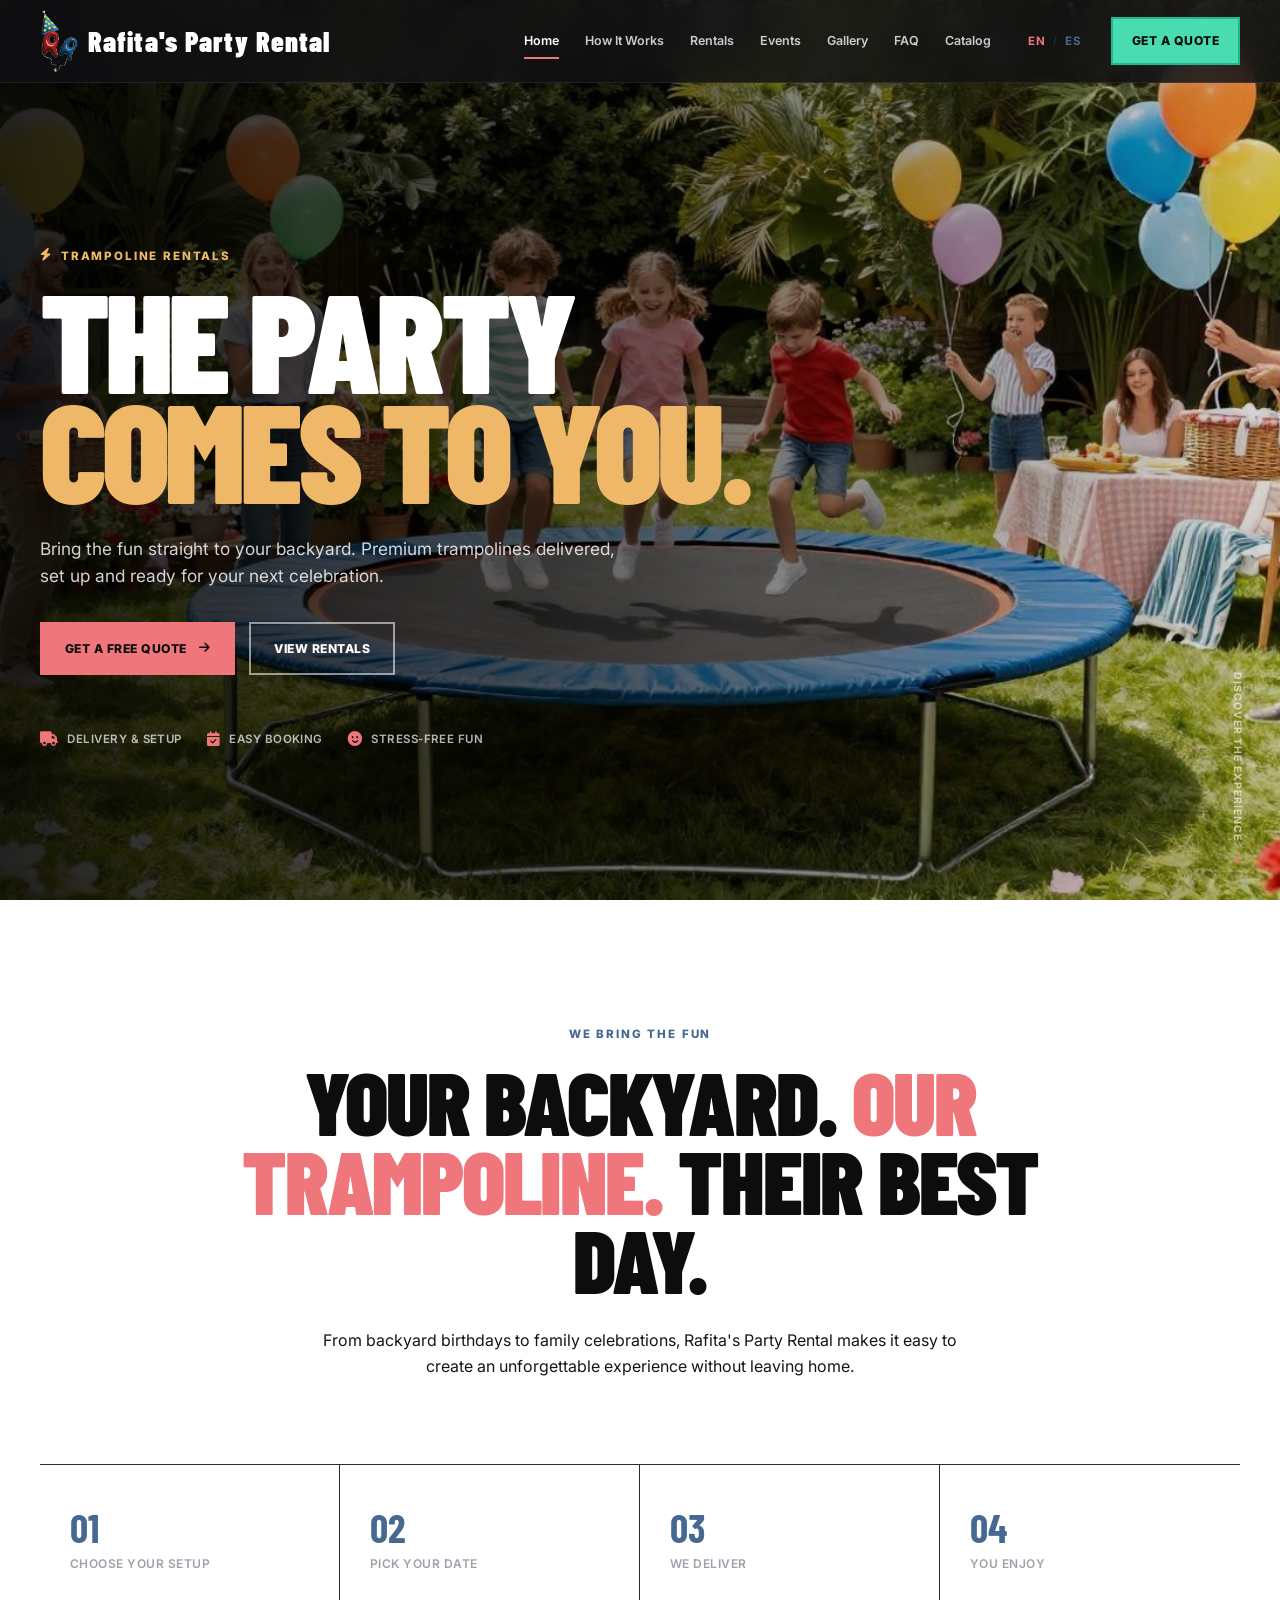
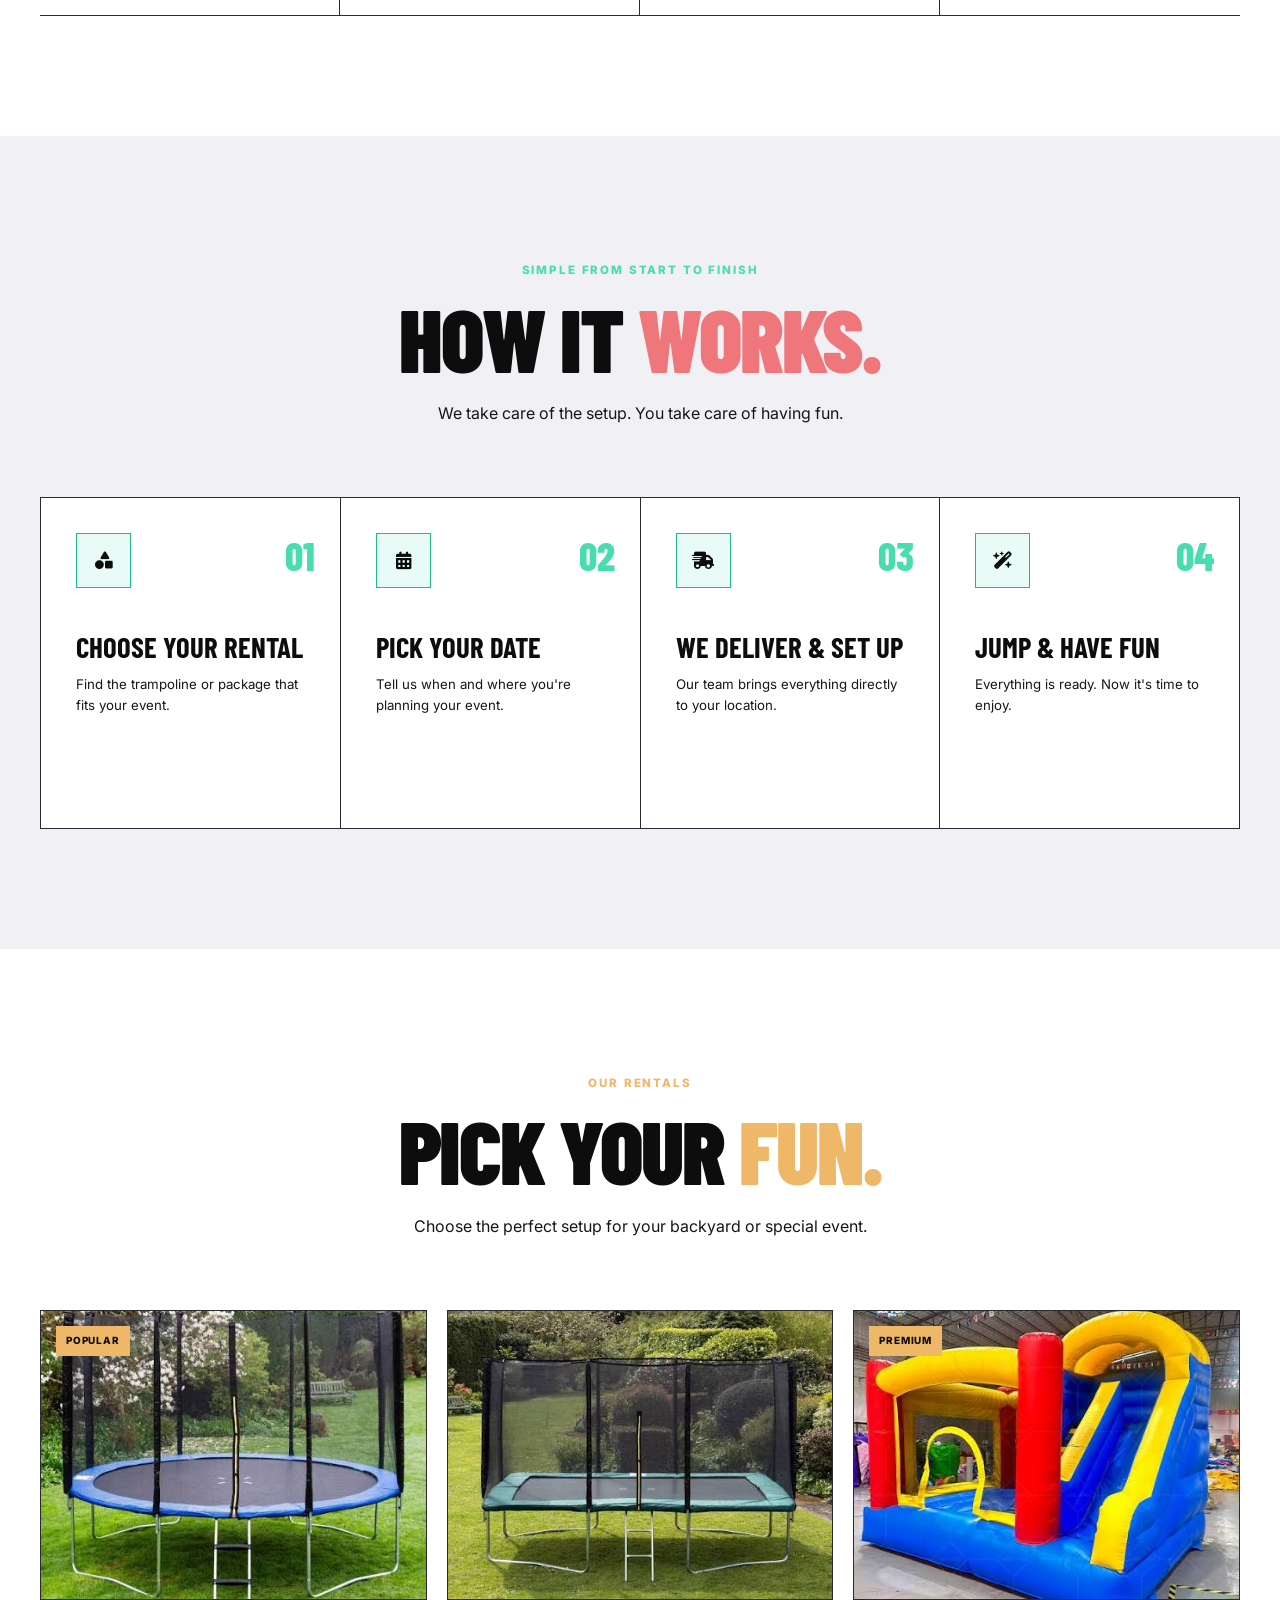
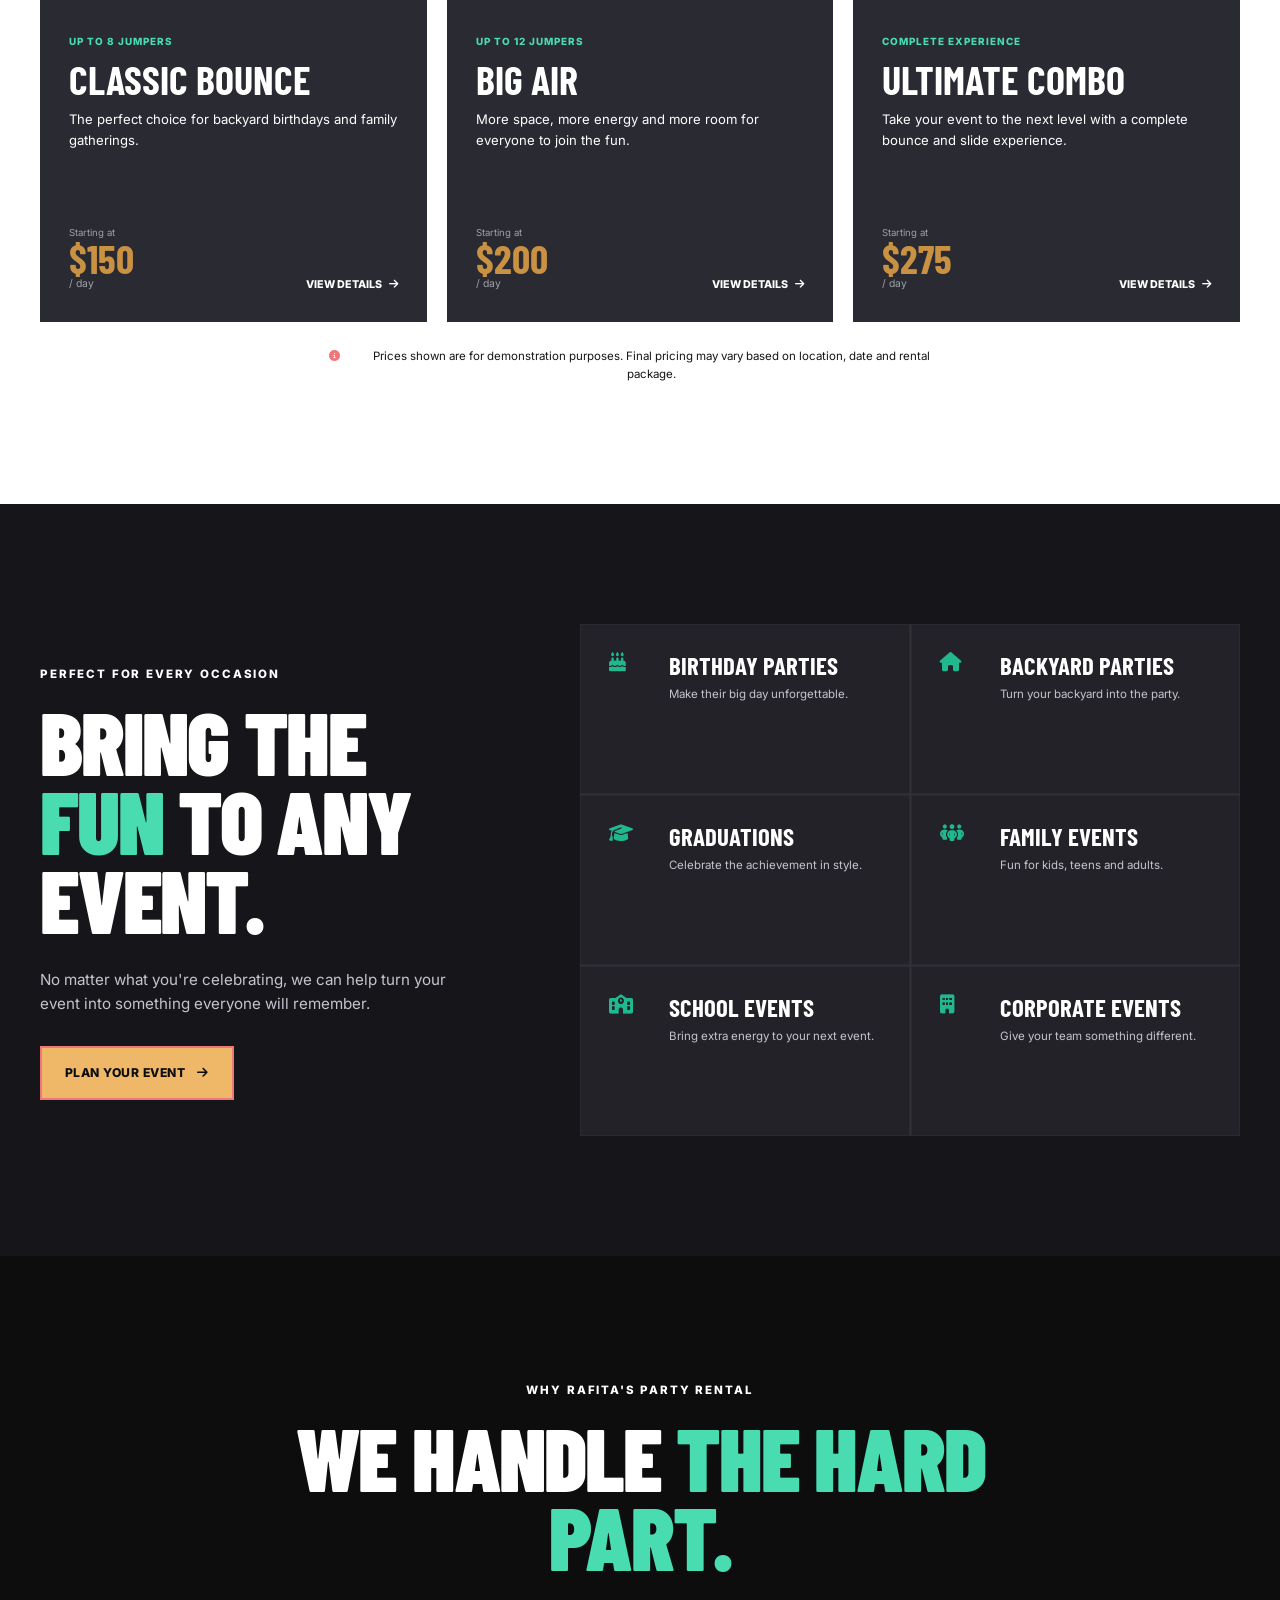
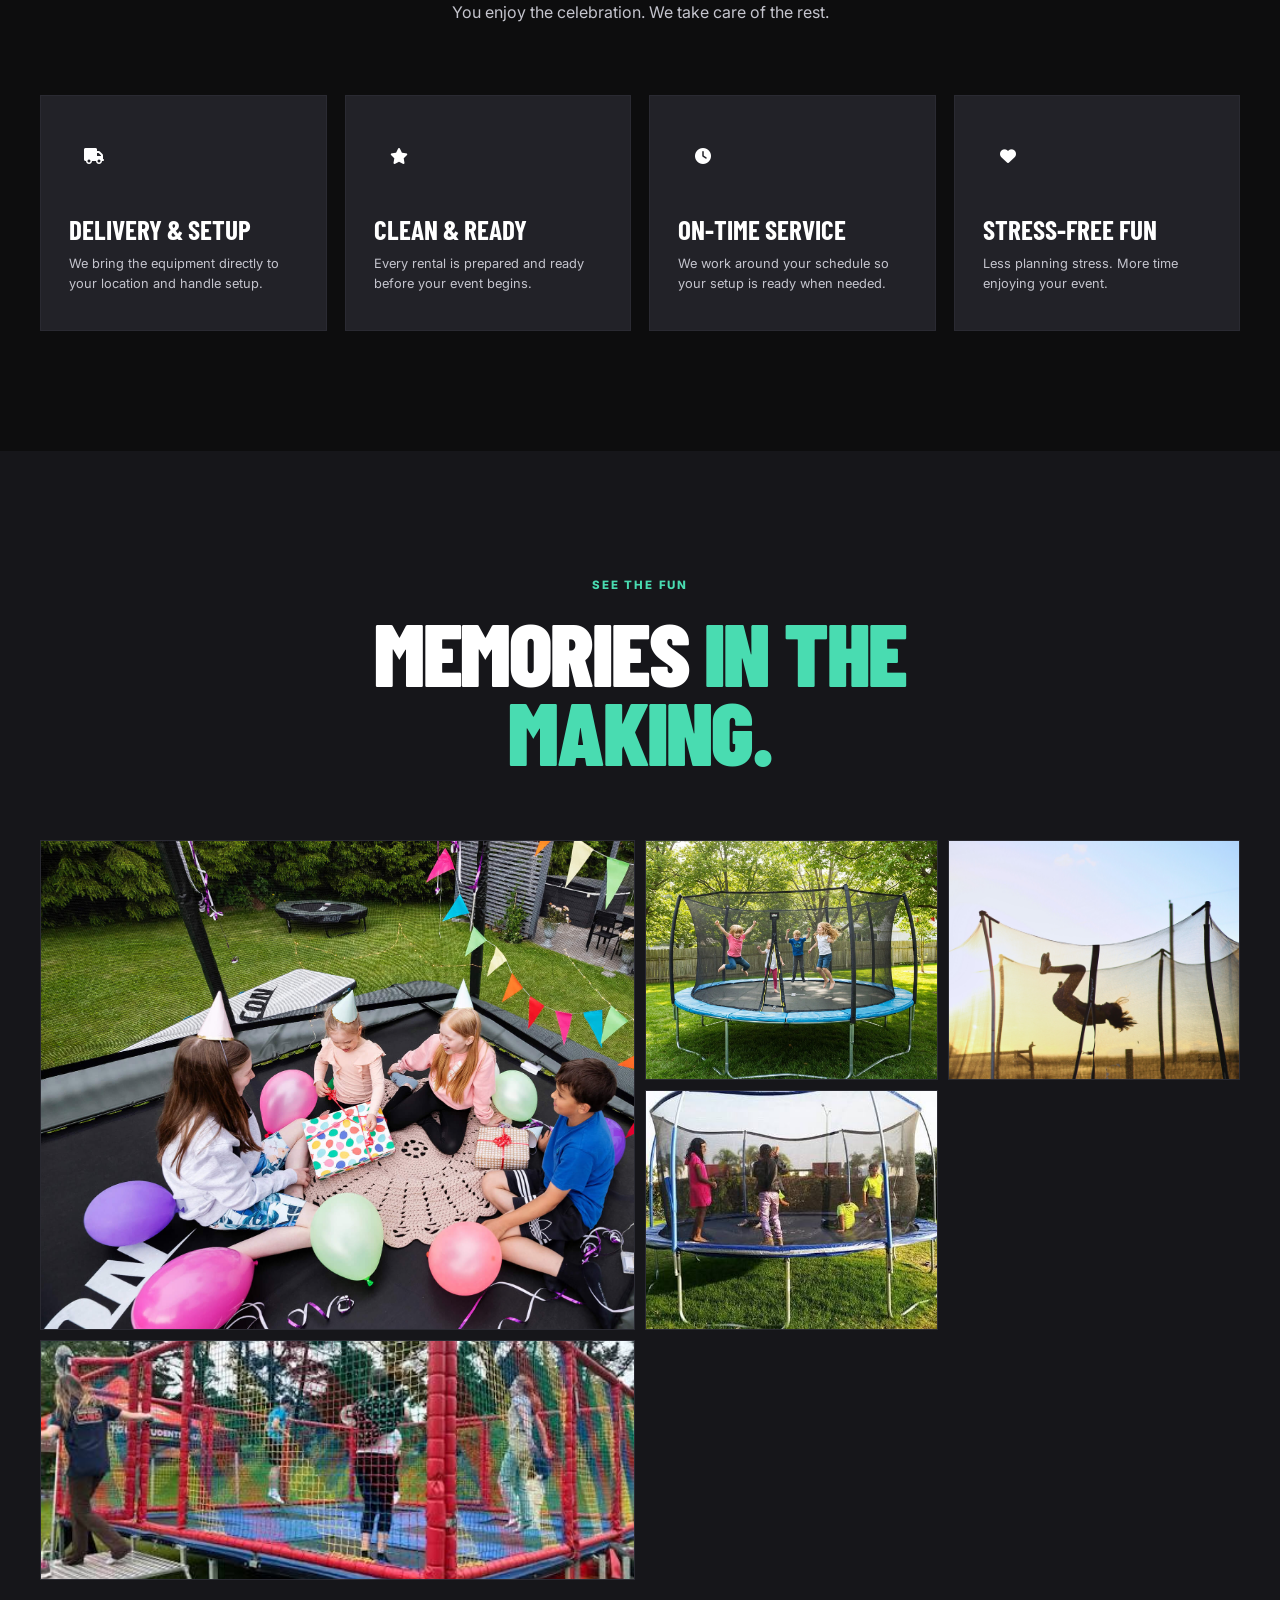
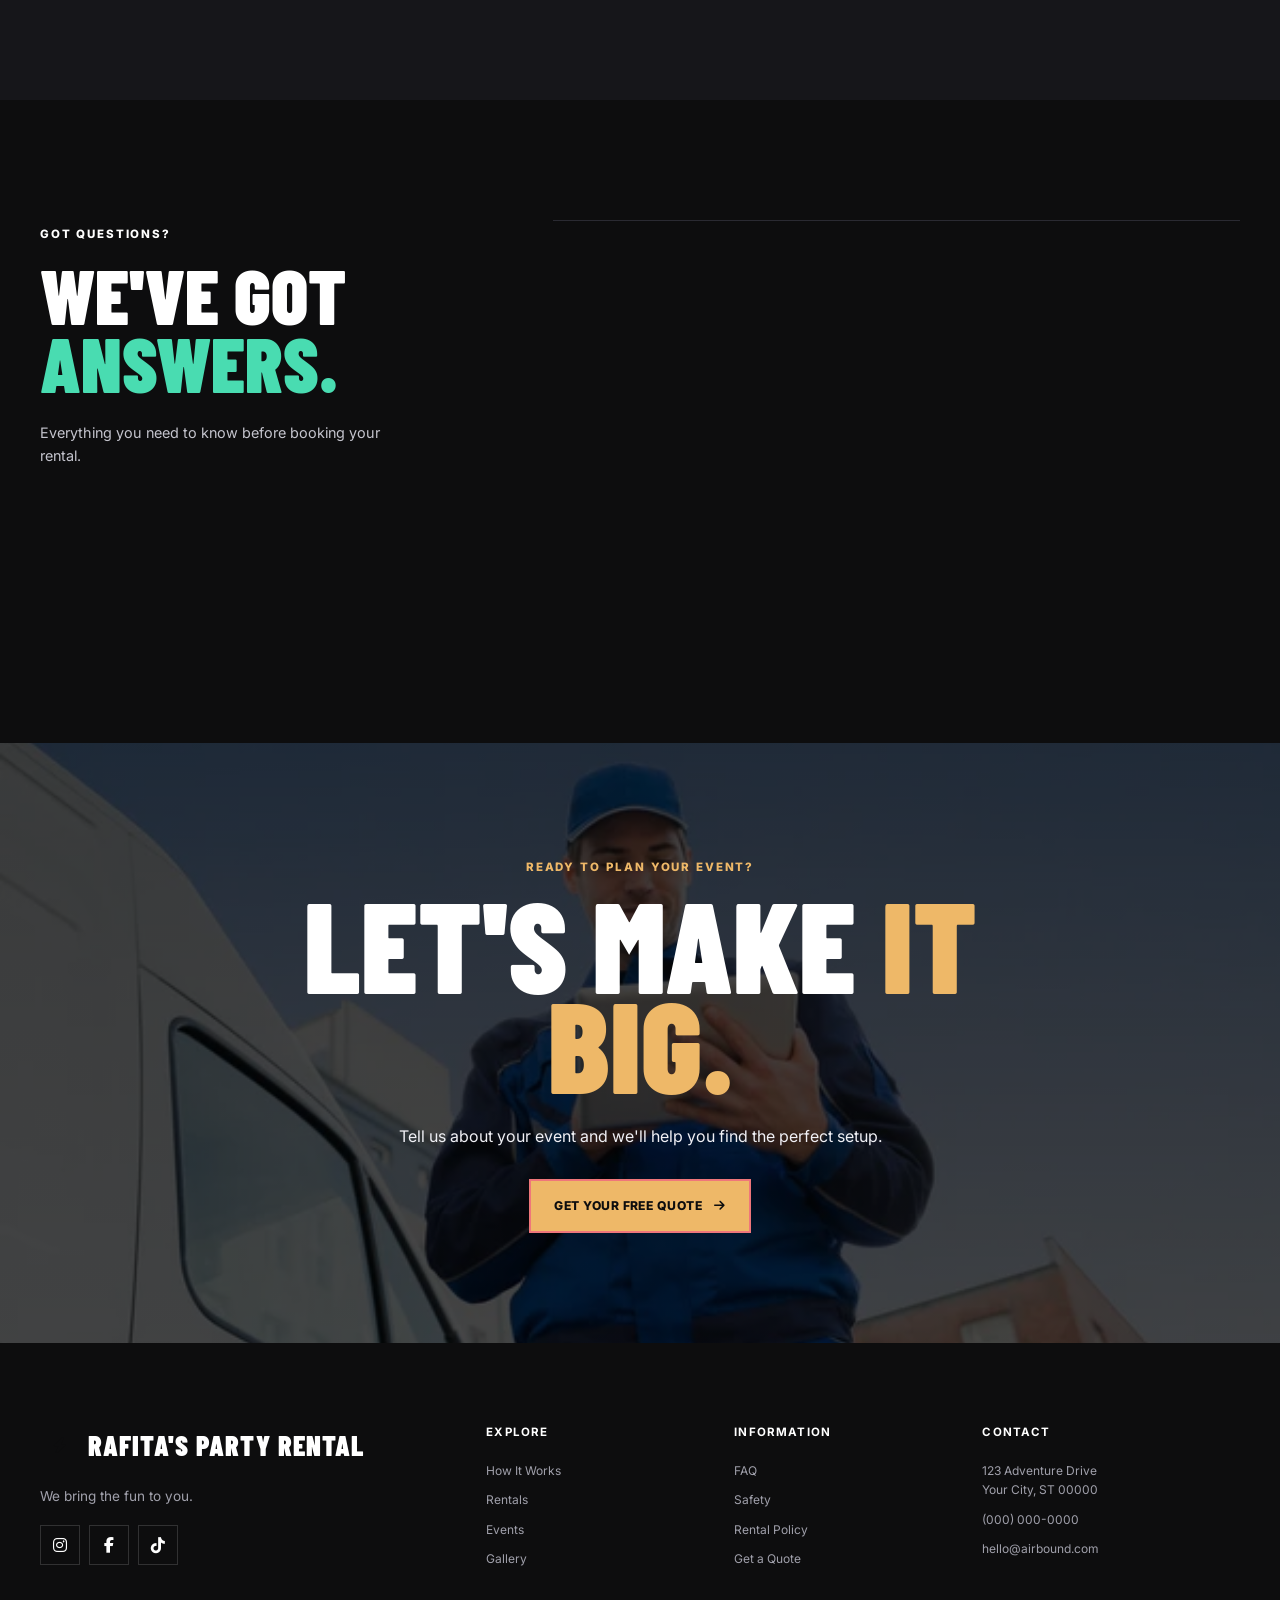
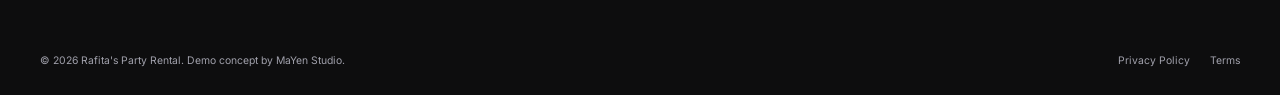
<file: index.html>
<!DOCTYPE html>
<html lang="en">

<head>

    <meta charset="UTF-8">

    <meta
        name="viewport"
        content="width=device-width, initial-scale=1.0"
    >

    <meta
        name="description"
        content="Rafita's Party Rental brings the fun to you. Premium trampoline rentals delivered and set up at your home, birthday party or special event."
    >

    <title>Rafita's Party Rental | Trampoline Rentals</title>


    <!-- ================================
         CSS
    ================================= -->

    <link
        rel="stylesheet"
        href="public/css/styles - copia (2).css"
    >


    <!-- ================================
         FONT AWESOME
    ================================= -->

    <link
        rel="stylesheet"
        href="https://cdnjs.cloudflare.com/ajax/libs/font-awesome/6.5.2/css/all.min.css"
    >


    <!-- ================================
         GOOGLE FONTS
    ================================= -->

    <link
        rel="preconnect"
        href="https://fonts.googleapis.com"
    >

    <link
        rel="preconnect"
        href="https://fonts.gstatic.com"
        crossorigin
    >

    <link
        href="https://fonts.googleapis.com/css2?family=Barlow+Condensed:wght@400;500;600;700;800;900&family=Inter:wght@400;500;600;700&display=swap"
        rel="stylesheet"
    >

    <link rel="icon" href="public/img/image.png" type="image/x-icon">


</head>


<body>


    <!-- =====================================================
         NAVBAR
    ====================================================== -->

    <header
        class="navbar"
        id="navbar"
    >

        <div class="navbar-container">


            <!-- LOGO -->

            <a
                href="#home"
                class="logo"
            >

                <span class="logo-icon">
                        <img src="public/img/123321.png" alt="Rafita's Party Rental Logo" class="img-logo">
                </span>

                <span class="logo-text">
                    Rafita's Party Rental
                </span>

            </a>


            <!-- DESKTOP NAVIGATION -->

            <nav class="desktop-nav">

                <a href="#home">
                    Home
                </a>

                <a href="#how-it-works">
                    How It Works
                </a>

                <a href="#rentals">
                    Rentals
                </a>

                <a href="#events">
                    Events
                </a>

                <a href="#gallery">
                    Gallery
                </a>

                <a href="#faq">
                    FAQ
                </a>

                <a href="catalog.html">
                    Catalog
                </a>

                <div class="language-switcher">

                    <button
                        type="button"
                        class="language-button active"
                        data-language="en"
                        aria-label="Switch to English"
                    >
                        EN
                    </button>

                    <span class="language-divider" aria-hidden="true">
                        /
                    </span>

                    <button
                        type="button"
                        class="language-button"
                        data-language="es"
                        aria-label="Cambiar a español"
                    >
                        ES
                    </button>

                </div>

                <a
                    href="quote-request.html"
                    class="nav-button"
                >
                    Get a Quote
                </a>

            </nav>


            <!-- MOBILE MENU BUTTON -->

            <button
                class="mobile-menu-button"
                id="mobile-menu-button"
                aria-label="Open menu"
                aria-expanded="false"
            >

                <i class="fa-solid fa-bars"></i>

            </button>

        </div>


        <!-- MOBILE NAVIGATION -->

        <nav
            class="mobile-nav"
            id="mobile-nav"
        >

            <a href="#home">
                Home
            </a>

            <a href="#how-it-works">
                How It Works
            </a>

            <a href="#rentals">
                Rentals
            </a>

            <a href="#events">
                Events
            </a>

            <a href="#gallery">
                Gallery
            </a>

            <a href="#faq">
                FAQ
            </a>

            <a
                href="catalog.html"
                >
                Catalog
                </a>

            <div class="language-switcher">

                <button
                    type="button"
                    class="language-button active"
                    data-language="en"
                    aria-label="Switch to English"
                >
                    EN
                </button>

                <span class="language-divider" aria-hidden="true">
                    /
                </span>

                <button
                    type="button"
                    class="language-button"
                    data-language="es"
                    aria-label="Cambiar a español"
                >
                    ES
                </button>

            </div>

            <a
                href="quote-request.html"
                class="nav-button"
            >
                Get a Quote
            </a>

        </nav>

    </header>



    <main>


        <!-- =====================================================
             HERO
        ====================================================== -->

        <section
            class="hero"
            id="home"
        >

            <div class="hero-overlay"></div>


            <div class="hero-content">


                <span class="section-eyebrow">

                    <i class="fa-solid fa-bolt"></i>

                    TRAMPOLINE RENTALS

                </span>


                <h1>

                    THE PARTY

                    <span>COMES TO YOU.</span>

                </h1>


                <p>

                    Bring the fun straight to your backyard.
                    Premium trampolines delivered, set up and
                    ready for your next celebration.

                </p>


                <div class="hero-buttons">


                    <a
                        href="#quote"
                        class="primary-button"
                    >

                        Get a Free Quote

                        <i class="fa-solid fa-arrow-right"></i>

                    </a>


                    <a
                        href="#rentals"
                        class="secondary-button"
                    >

                        View Rentals

                    </a>

                </div>


                <div class="hero-trust">


                    <div>

                        <i class="fa-solid fa-truck"></i>

                        <span>
                            Delivery & Setup
                        </span>

                    </div>


                    <div>

                        <i class="fa-solid fa-calendar-check"></i>

                        <span>
                            Easy Booking
                        </span>

                    </div>


                    <div>

                        <i class="fa-solid fa-face-smile"></i>

                        <span>
                            Stress-Free Fun
                        </span>

                    </div>


                </div>

            </div>


            <div class="hero-scroll">

                <span>
                    Discover the experience
                </span>

                <i class="fa-solid fa-arrow-down"></i>

            </div>

        </section>



        <!-- =====================================================
             INTRO / VALUE PROPOSITION
        ====================================================== -->

        <section class="intro section">

            <div class="container">


                <div class="intro-content">


                    <span class="section-eyebrow">

                        WE BRING THE FUN

                    </span>


                    <h2>

                        YOUR BACKYARD.

                        <span>OUR TRAMPOLINE.</span>

                        THEIR BEST DAY.

                    </h2>


                    <p>

                        From backyard birthdays to family
                        celebrations, Rafita's Party Rental makes it easy
                        to create an unforgettable experience
                        without leaving home.

                    </p>

                </div>


                <div class="intro-stats">


                    <div class="intro-stat">

                        <strong>
                            01
                        </strong>

                        <span>
                            Choose your setup
                        </span>

                    </div>


                    <div class="intro-stat">

                        <strong>
                            02
                        </strong>

                        <span>
                            Pick your date
                        </span>

                    </div>


                    <div class="intro-stat">

                        <strong>
                            03
                        </strong>

                        <span>
                            We deliver
                        </span>

                    </div>


                    <div class="intro-stat">

                        <strong>
                            04
                        </strong>

                        <span>
                            You enjoy
                        </span>

                    </div>

                </div>

            </div>

        </section>



        <!-- =====================================================
             HOW IT WORKS
        ====================================================== -->

        <section
            class="how-it-works section"
            id="how-it-works"
        >

            <div class="container">


                <div class="section-heading">


                    <span class="section-eyebrow">

                        SIMPLE FROM START TO FINISH

                    </span>


                    <h2>

                        HOW IT

                        <span>WORKS.</span>

                    </h2>


                    <p>

                        We take care of the setup.
                        You take care of having fun.

                    </p>

                </div>


                <div class="steps-grid">


                    <!-- STEP 01 -->

                    <article class="step-card">


                        <span class="step-number">
                            01
                        </span>


                        <div class="step-icon">

                            <i class="fa-solid fa-shapes"></i>

                        </div>


                        <h3>
                            Choose Your Rental
                        </h3>


                        <p>

                            Find the trampoline or
                            package that fits your event.

                        </p>


                    </article>


                    <!-- STEP 02 -->

                    <article class="step-card">


                        <span class="step-number">
                            02
                        </span>


                        <div class="step-icon">

                            <i class="fa-solid fa-calendar-days"></i>

                        </div>


                        <h3>
                            Pick Your Date
                        </h3>


                        <p>

                            Tell us when and where
                            you're planning your event.

                        </p>


                    </article>


                    <!-- STEP 03 -->

                    <article class="step-card">


                        <span class="step-number">
                            03
                        </span>


                        <div class="step-icon">

                            <i class="fa-solid fa-truck-fast"></i>

                        </div>


                        <h3>
                            We Deliver & Set Up
                        </h3>


                        <p>

                            Our team brings everything
                            directly to your location.

                        </p>


                    </article>


                    <!-- STEP 04 -->

                    <article class="step-card">


                        <span class="step-number">
                            04
                        </span>


                        <div class="step-icon">
                            <i class="fa-solid fa-wand-magic-sparkles"></i>
                        </div>


                        <h3>
                            Jump & Have Fun
                        </h3>


                        <p>

                            Everything is ready.
                            Now it's time to enjoy.

                        </p>


                    </article>

                </div>

            </div>

        </section>



        <!-- =====================================================
             RENTALS
        ====================================================== -->

        <section
            class="rentals section"
            id="rentals"
        >

            <div class="container">


                <div class="section-heading">


                    <span class="section-eyebrow">

                        OUR RENTALS

                    </span>


                    <h2>

                        PICK YOUR

                        <span>FUN.</span>

                    </h2>


                    <p>

                        Choose the perfect setup for
                        your backyard or special event.

                    </p>

                </div>


                <div class="rentals-grid">


                    <!-- RENTAL 01 -->

                    <article class="rental-card">


                        <div class="rental-image">

                            <img
                                src="public/img/images.jpeg"
                                alt="Classic trampoline rental"
                            >

                            <span class="rental-tag">
                                POPULAR
                            </span>

                        </div>


                        <div class="rental-content">


                            <span class="rental-type">
                                UP TO 8 JUMPERS
                            </span>


                            <h3>
                                Classic Bounce
                            </h3>


                            <p>

                                The perfect choice for
                                backyard birthdays and
                                family gatherings.

                            </p>


                            <div class="rental-bottom">


                                <div class="rental-price">

                                    <span>
                                        Starting at
                                    </span>

                                    <strong>
                                        $150
                                    </strong>

                                    <small>
                                        / day
                                    </small>

                                </div>


                                <a href="#quote">

                                    View Details

                                    <i class="fa-solid fa-arrow-right"></i>

                                </a>

                            </div>

                        </div>

                    </article>



                    <!-- RENTAL 02 -->

                    <article class="rental-card">


                        <div class="rental-image">

                            <img
                                src="public/img/large.jpeg"
                                alt="Large trampoline rental"
                            >

                        </div>


                        <div class="rental-content">


                            <span class="rental-type">
                                UP TO 12 JUMPERS
                            </span>


                            <h3>
                                Big Air
                            </h3>


                            <p>

                                More space, more energy
                                and more room for everyone
                                to join the fun.

                            </p>


                            <div class="rental-bottom">


                                <div class="rental-price">

                                    <span>
                                        Starting at
                                    </span>

                                    <strong>
                                        $200
                                    </strong>

                                    <small>
                                        / day
                                    </small>

                                </div>


                                <a href="#quote">

                                    View Details

                                    <i class="fa-solid fa-arrow-right"></i>

                                </a>

                            </div>

                        </div>

                    </article>



                    <!-- RENTAL 03 -->

                    <article class="rental-card">


                        <div class="rental-image">

                            <img
                                src="public/img/inflable.jpeg"
                                alt="Trampoline combo rental"
                            >

                            <span class="rental-tag">
                                PREMIUM
                            </span>

                        </div>


                        <div class="rental-content">


                            <span class="rental-type">
                                COMPLETE EXPERIENCE
                            </span>


                            <h3>
                                Ultimate Combo
                            </h3>


                            <p>

                                Take your event to the next
                                level with a complete
                                bounce and slide experience.

                            </p>


                            <div class="rental-bottom">


                                <div class="rental-price">

                                    <span>
                                        Starting at
                                    </span>

                                    <strong>
                                        $275
                                    </strong>

                                    <small>
                                        / day
                                    </small>

                                </div>


                                <a href="#quote">

                                    View Details

                                    <i class="fa-solid fa-arrow-right"></i>

                                </a>

                            </div>

                        </div>

                    </article>

                </div>


                <div class="rentals-note">

                    <i class="fa-solid fa-circle-info"></i>

                    <p>

                        Prices shown are for demonstration
                        purposes. Final pricing may vary based
                        on location, date and rental package.

                    </p>

                </div>

            </div>

        </section>



        <!-- =====================================================
             EVENTS
        ====================================================== -->

        <section
            class="events section"
            id="events"
        >

            <div class="container">


                <div class="events-grid">


                    <div class="events-content">


                        <span class="section-eyebrow">

                            PERFECT FOR EVERY OCCASION

                        </span>


                        <h2>

                            BRING THE

                            <span>FUN</span>

                            TO ANY EVENT.

                        </h2>


                        <p>

                            No matter what you're celebrating,
                            we can help turn your event into
                            something everyone will remember.

                        </p>


                        <a
                            href="#quote"
                            class="primary-button"
                        >

                            Plan Your Event

                            <i class="fa-solid fa-arrow-right"></i>

                        </a>

                    </div>


                    <div class="event-types">


                        <div class="event-card">

                            <i class="fa-solid fa-cake-candles"></i>

                            <div>

                                <h3>
                                    Birthday Parties
                                </h3>

                                <p>
                                    Make their big day unforgettable.
                                </p>

                            </div>

                        </div>


                        <div class="event-card">

                            <i class="fa-solid fa-house"></i>

                            <div>

                                <h3>
                                    Backyard Parties
                                </h3>

                                <p>
                                    Turn your backyard into the party.
                                </p>

                            </div>

                        </div>


                        <div class="event-card">

                            <i class="fa-solid fa-graduation-cap"></i>

                            <div>

                                <h3>
                                    Graduations
                                </h3>

                                <p>
                                    Celebrate the achievement in style.
                                </p>

                            </div>

                        </div>


                        <div class="event-card">

                            <i class="fa-solid fa-people-group"></i>

                            <div>

                                <h3>
                                    Family Events
                                </h3>

                                <p>
                                    Fun for kids, teens and adults.
                                </p>

                            </div>

                        </div>


                        <div class="event-card">

                            <i class="fa-solid fa-school"></i>

                            <div>

                                <h3>
                                    School Events
                                </h3>

                                <p>
                                    Bring extra energy to your next event.
                                </p>

                            </div>

                        </div>


                        <div class="event-card">

                            <i class="fa-solid fa-building"></i>

                            <div>

                                <h3>
                                    Corporate Events
                                </h3>

                                <p>
                                    Give your team something different.
                                </p>

                            </div>

                        </div>

                    </div>

                </div>

            </div>

        </section>



        <!-- =====================================================
             WHY CHOOSE US
        ====================================================== -->

        <section class="why-us section">

            <div class="container">


                <div class="section-heading">


                    <span class="section-eyebrow">

                        WHY RAFITA'S PARTY RENTAL

                    </span>


                    <h2>

                        WE HANDLE

                        <span>THE HARD PART.</span>

                    </h2>


                    <p>

                        You enjoy the celebration.
                        We take care of the rest.

                    </p>

                </div>


                <div class="benefits-grid">


                    <article class="benefit-card">

                        <div class="benefit-icon">

                            <i class="fa-solid fa-truck"></i>

                        </div>

                        <h3>
                            Delivery & Setup
                        </h3>

                        <p>

                            We bring the equipment directly
                            to your location and handle setup.

                        </p>

                    </article>


                    <article class="benefit-card">

                        <div class="benefit-icon">
                            <i class="fa-solid fa-star"></i>
                        </div>
                        <h3>
                            Clean & Ready
                        </h3>

                        <p>

                            Every rental is prepared and
                            ready before your event begins.

                        </p>

                    </article>


                    <article class="benefit-card">

                        <div class="benefit-icon">

                            <i class="fa-solid fa-clock"></i>

                        </div>

                        <h3>
                            On-Time Service
                        </h3>

                        <p>

                            We work around your schedule
                            so your setup is ready when needed.

                        </p>

                    </article>


                    <article class="benefit-card">

                        <div class="benefit-icon">

                            <i class="fa-solid fa-heart"></i>

                        </div>

                        <h3>
                            Stress-Free Fun
                        </h3>

                        <p>

                            Less planning stress.
                            More time enjoying your event.

                        </p>

                    </article>

                </div>

            </div>

        </section>



        <!-- =====================================================
             GALLERY
        ====================================================== -->

        <section
            class="gallery section"
            id="gallery"
        >

            <div class="container">


                <div class="section-heading">


                    <span class="section-eyebrow">

                        SEE THE FUN

                    </span>


                    <h2>

                        MEMORIES

                        <span>IN THE MAKING.</span>

                    </h2>

                </div>


                <div class="gallery-grid">


                    <div class="gallery-item gallery-large">

                        <img
                            src="public/img/party.jpg"
                            alt="Trampoline party"
                        >

                    </div>


                    <div class="gallery-item">

                        <img
                            src="public/img/kids.jpeg"
                            alt="Kids enjoying a trampoline"
                        >

                    </div>


                    <div class="gallery-item">

                        <img
                            src="public/img/experience.jpg"
                            alt="Backyard trampoline setup"
                        >

                    </div>


                    <div class="gallery-item">

                        <img
                            src="public/img/kids2.jpeg"
                            alt="Birthday trampoline party"
                        >

                    </div>


                    <div class="gallery-item gallery-wide">

                        <img
                            src="public/img/family.jpeg"
                            alt="Family trampoline event"
                        >

                    </div>

                </div>

            </div>

        </section>



        <!-- =====================================================
             FAQ
        ====================================================== -->

        <section
            class="faq section"
            id="faq"
        >

            <div class="container">


                <div class="faq-grid">


                    <div class="faq-heading">


                        <span class="section-eyebrow">

                            GOT QUESTIONS?

                        </span>


                        <h2>

                            WE'VE GOT

                            <span>ANSWERS.</span>

                        </h2>


                        <p>

                            Everything you need to know
                            before booking your rental.

                        </p>

                    </div>


                    <div class="faq-list">


                        <!-- FAQ 01 -->

                        <div class="faq-item">


                            <button class="faq-question">

                                <span>
                                    How far do you deliver?
                                </span>

                                <i class="fa-solid fa-plus"></i>

                            </button>


                            <div class="faq-answer">

                                <p>

                                    Our delivery area depends
                                    on your location. Contact us
                                    with your event address and
                                    we'll confirm availability.

                                </p>

                            </div>

                        </div>


                        <!-- FAQ 02 -->

                        <div class="faq-item">


                            <button class="faq-question">

                                <span>
                                    How long is the rental?
                                </span>

                                <i class="fa-solid fa-plus"></i>

                            </button>


                            <div class="faq-answer">

                                <p>

                                    Standard rentals are available
                                    for the full day. Custom rental
                                    periods may also be available
                                    depending on your event.

                                </p>

                            </div>

                        </div>


                        <!-- FAQ 03 -->

                        <div class="faq-item">


                            <button class="faq-question">

                                <span>
                                    Do you handle setup and pickup?
                                </span>

                                <i class="fa-solid fa-plus"></i>

                            </button>


                            <div class="faq-answer">

                                <p>

                                    Yes. Our team handles delivery,
                                    setup and pickup so you can
                                    focus on enjoying your event.

                                </p>

                            </div>

                        </div>


                        <!-- FAQ 04 -->

                        <div class="faq-item">


                            <button class="faq-question">

                                <span>
                                    What happens if it rains?
                                </span>

                                <i class="fa-solid fa-plus"></i>

                            </button>


                            <div class="faq-answer">

                                <p>

                                    Weather policies vary by rental.
                                    Contact us as soon as possible
                                    if weather conditions affect
                                    your event.

                                </p>

                            </div>

                        </div>


                        <!-- FAQ 05 -->

                        <div class="faq-item">


                            <button class="faq-question">

                                <span>
                                    How much space do I need?
                                </span>

                                <i class="fa-solid fa-plus"></i>

                            </button>


                            <div class="faq-answer">

                                <p>

                                    Space requirements depend on
                                    the trampoline you choose.
                                    We'll help you determine whether
                                    your location is suitable.

                                </p>

                            </div>

                        </div>


                        <!-- FAQ 06 -->

                        <div class="faq-item">


                            <button class="faq-question">

                                <span>
                                    Do I need to provide anything?
                                </span>

                                <i class="fa-solid fa-plus"></i>

                            </button>


                            <div class="faq-answer">

                                <p>

                                    We'll provide everything included
                                    with your rental. We'll let you
                                    know ahead of time if anything
                                    additional is needed at your location.

                                </p>

                            </div>

                        </div>

                    </div>

                </div>

            </div>

        </section>



        <!-- =====================================================
             QUOTE CTA
        ====================================================== -->

        <section
            class="booking-cta"
            id="quote"
        >

            <div class="booking-overlay"></div>


            <div class="booking-content">


                <span class="section-eyebrow">

                    READY TO PLAN YOUR EVENT?

                </span>


                <h2>

                    LET'S MAKE

                    <span>IT BIG.</span>

                </h2>


                <p>

                    Tell us about your event and we'll
                    help you find the perfect setup.

                </p>


                <a
                    href="quote-request.html"
                    class="primary-button"
                >

                    Get Your Free Quote

                    <i class="fa-solid fa-arrow-right"></i>

                </a>

            </div>

        </section>

    </main>



    <!-- =====================================================
         FOOTER
    ====================================================== -->

    <footer class="footer">

        <div class="container">


            <div class="footer-grid">


                <!-- BRAND -->

                <div class="footer-brand">


                    <a
                        href="#home"
                        class="logo"
                    >

                        <span class="logo-icon">

                            <i class="fa-solid fa-bolt"></i>

                        </span>


                        <span class="logo-text">

                            RAFITA'S PARTY RENTAL

                        </span>

                    </a>


                    <p>

                        We bring the fun to you.

                    </p>


                    <div class="social-links">


                        <a
                            href="#"
                            aria-label="Instagram"
                        >

                            <i class="fa-brands fa-instagram"></i>

                        </a>


                        <a
                            href="#"
                            aria-label="Facebook"
                        >

                            <i class="fa-brands fa-facebook-f"></i>

                        </a>


                        <a
                            href="#"
                            aria-label="TikTok"
                        >

                            <i class="fa-brands fa-tiktok"></i>

                        </a>

                    </div>

                </div>



                <!-- EXPLORE -->

                <div class="footer-column">


                    <h3>
                        Explore
                    </h3>


                    <a href="#how-it-works">
                        How It Works
                    </a>

                    <a href="#rentals">
                        Rentals
                    </a>

                    <a href="#events">
                        Events
                    </a>

                    <a href="#gallery">
                        Gallery
                    </a>

                </div>



                <!-- INFORMATION -->

                <div class="footer-column">


                    <h3>
                        Information
                    </h3>


                    <a href="#faq">
                        FAQ
                    </a>

                    <a href="#">
                        Safety
                    </a>

                    <a href="#">
                        Rental Policy
                    </a>

                    <a href="quote-request.html">
                        Get a Quote
                    </a>

                </div>



                <!-- CONTACT -->

                <div class="footer-column">


                    <h3>
                        Contact
                    </h3>


                    <p>

                        123 Adventure Drive
                        <br>

                        Your City, ST 00000

                    </p>


                    <p>

                        (000) 000-0000

                    </p>


                    <p>

                        hello@airbound.com

                    </p>

                </div>

            </div>



            <!-- FOOTER BOTTOM -->

            <div class="footer-bottom">


                <p>

                    © 2026 Rafita's Party Rental.

                    Demo concept by MaYen Studio.

                </p>


                <div>

                    <a href="#">
                        Privacy Policy
                    </a>

                    <a href="#">
                        Terms
                    </a>

                </div>

            </div>

        </div>

    </footer>



    <!-- =====================================================
         SCROLL TO TOP
    ====================================================== -->

    <button
        class="scroll-to-top"
        id="scroll-to-top"
        aria-label="Scroll to top"
    >

        <i class="fa-solid fa-arrow-up"></i>

    </button>



    <!-- =====================================================
         JAVASCRIPT
    ====================================================== -->

    <script
        src="public/js/script.js"
    ></script>
    <script src="public/js/translations.js"></script>
    <script src="public/js/language.js"></script>


</body>

</html>
</file>
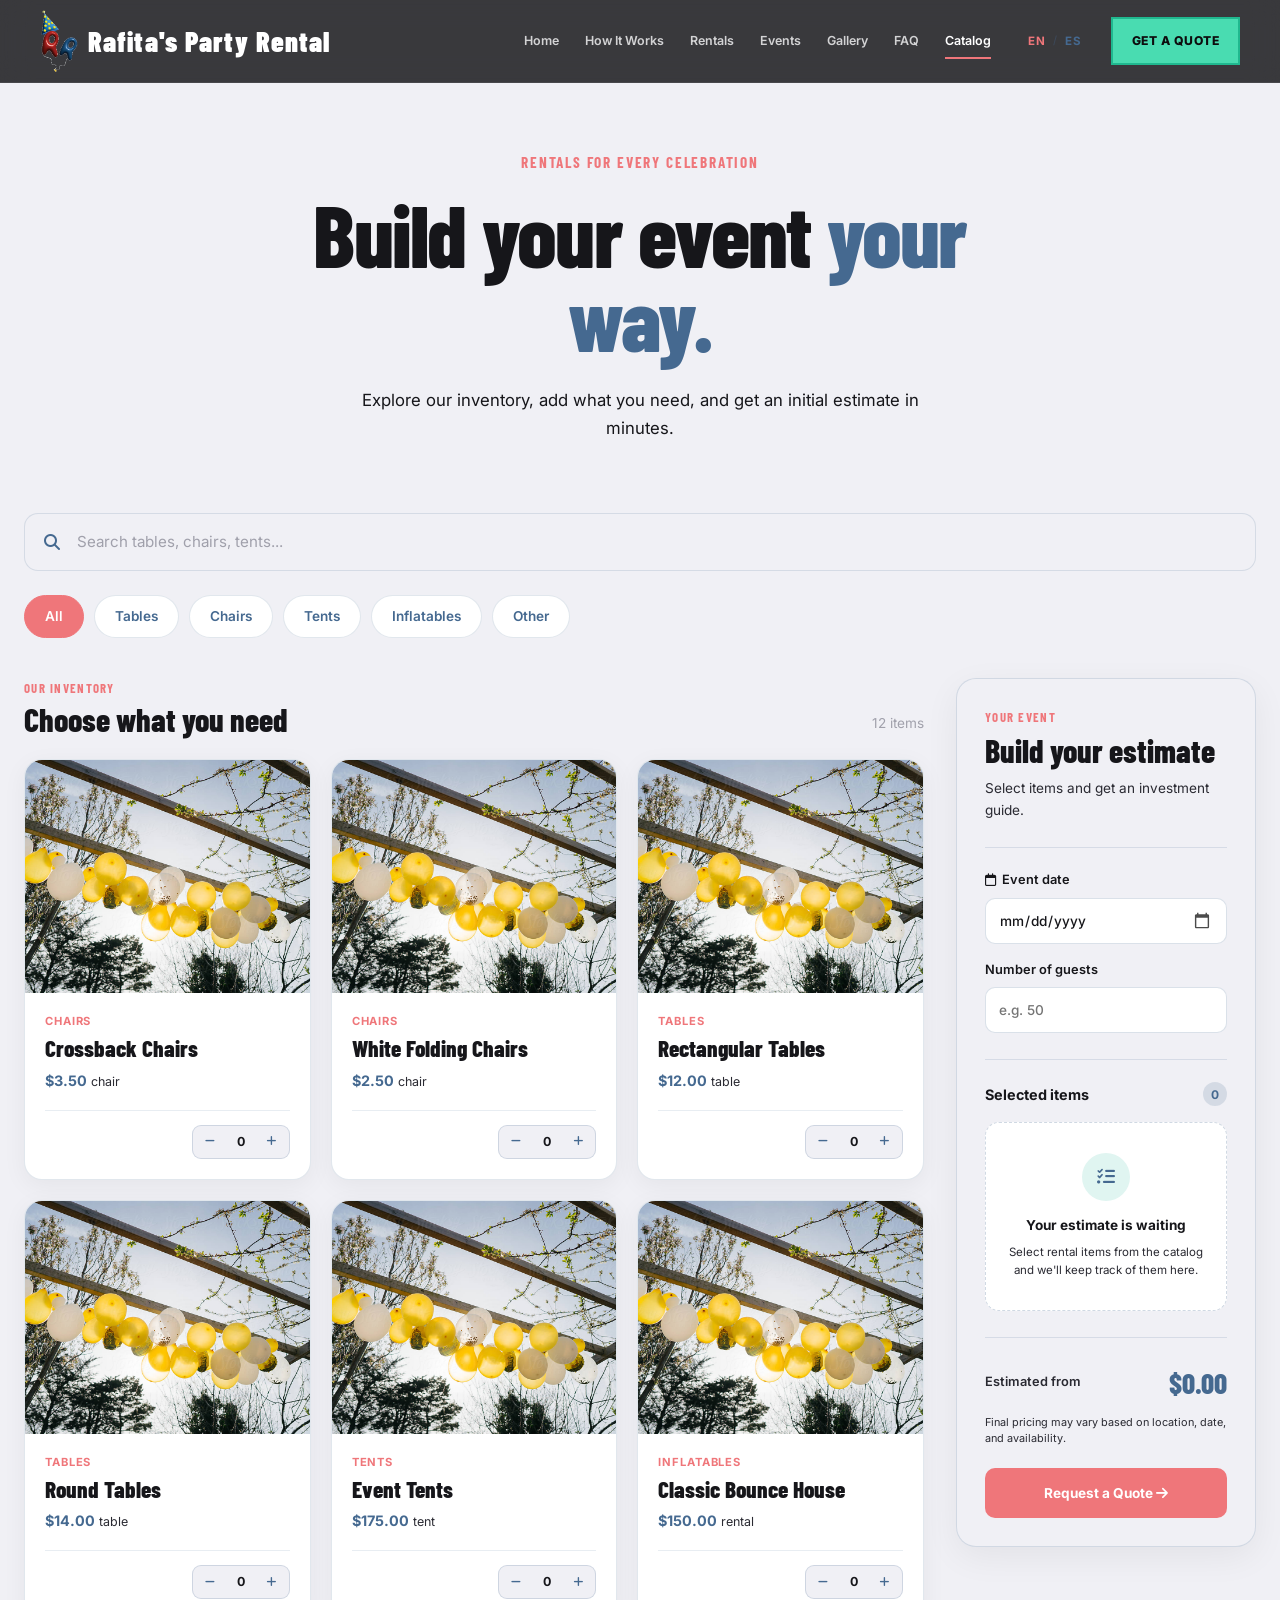
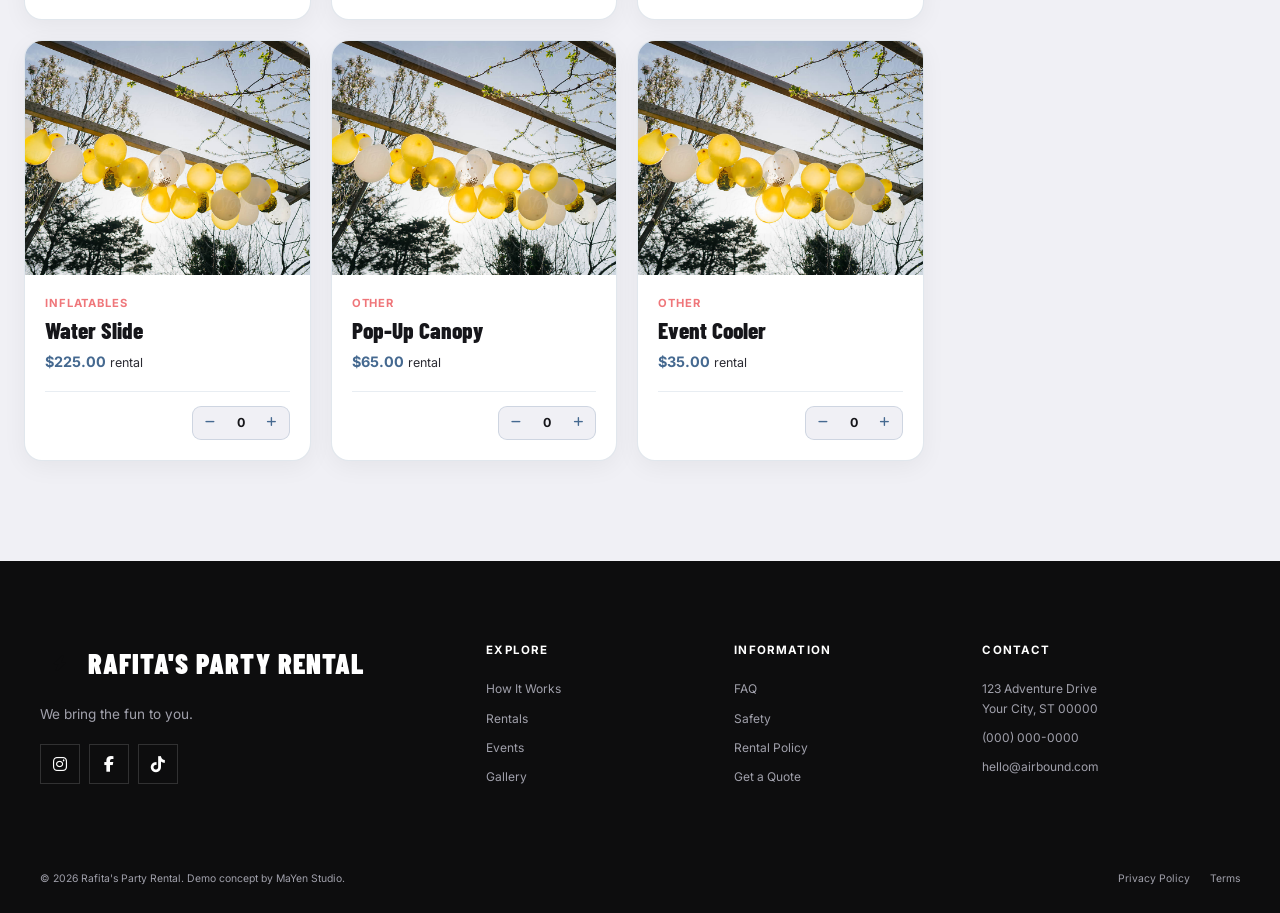
<file: catalog.html>
<!DOCTYPE html>
<html lang="en">

<head>

    <meta charset="UTF-8">

    <meta
        name="viewport"
        content="width=device-width, initial-scale=1.0"
    >

    <meta
        name="description"
        content="Explore Rafita's Party Rental catalog of tables, chairs, tents, inflatables and more for your next event."
    >

    <title>Catalog | Rafita's Party Rental</title>


    <!-- ================================
         CSS
    ================================= -->

    <link
        rel="stylesheet"
        href="public/css/styles - copia (2).css"
    >


    <!-- ================================
         FONT AWESOME
    ================================= -->

    <link
        rel="stylesheet"
        href="https://cdnjs.cloudflare.com/ajax/libs/font-awesome/6.5.2/css/all.min.css"
    >


    <!-- ================================
         GOOGLE FONTS
    ================================= -->

    <link
        rel="preconnect"
        href="https://fonts.googleapis.com"
    >

    <link
        rel="preconnect"
        href="https://fonts.googleapis.com"
        crossorigin
    >

    <link
        href="https://fonts.googleapis.com/css2?family=Barlow+Condensed:wght@400;500;600;700;800;900&family=Inter:wght@400;500;600;700&display=swap"
        rel="stylesheet"
    >

    <link
        rel="icon"
        href="public/img/image.png"
        type="image/x-icon"
    >

</head>


<body>


    <!-- =====================================================
         NAVBAR
    ====================================================== -->

    <header
        class="navbar"
        id="navbar"
    >

        <div class="navbar-container">


            <!-- LOGO -->

            <a
                href="index.html"
                class="logo"
            >

                <span class="logo-icon">
                        <img src="public/img/123321.png" alt="Rafita's Party Rental Logo" class="img-logo">
                    </span>

                <span class="logo-text">

                    Rafita's Party Rental

                </span>

            </a>


            <!-- DESKTOP NAVIGATION -->

            <nav class="desktop-nav">

                <a href="index.html#home" data-i18n="nav.home">  
                    Home
                </a>

                <a href="index.html#how-it-works" data-i18n="nav.howItWorks">
                    How It Works
                </a>

                <a href="index.html#rentals" data-i18n="nav.rentals">
                    Rentals
                </a>

                <a href="index.html#events" data-i18n="nav.events">
                    Events
                </a>

                <a href="index.html#gallery" data-i18n="nav.gallery">
                    Gallery
                </a>

                <a href="index.html#faq" data-i18n="nav.faq">
                    FAQ
                </a>

                <a
                    href="catalog.html"
                    class="active" data-i18n="nav.catalog"
                >
                    Catalog
                </a>

                <div class="language-switcher">

                    <button
                        type="button"
                        class="language-button active"
                        data-language="en"
                        aria-label="Switch to English"
                    >
                        EN
                    </button>

                    <span class="language-divider" aria-hidden="true">
                        /
                    </span>

                    <button
                        type="button"
                        class="language-button"
                        data-language="es"
                        aria-label="Cambiar a español"
                    >
                        ES
                    </button>

                </div>

                <a
                    href="index.html#quote"
                    class="nav-button" data-i18n="nav.getQuote"
                >
                    Get a Quote
                </a>

            </nav>


            <!-- MOBILE MENU BUTTON -->

            <button
                class="mobile-menu-button"
                id="mobile-menu-button"
                aria-label="Open menu"
                aria-expanded="false"
            >

                <i class="fa-solid fa-bars"></i>

            </button>

        </div>


        <!-- MOBILE NAVIGATION -->

        <nav
            class="mobile-nav"
            id="mobile-nav"
        >

            <a href="index.html#home" data-i18n="nav.home">
                Home
            </a>

            <a href="index.html#how-it-works" data-i18n="nav.howItWorks">
                How It Works
            </a>

            <a href="index.html#rentals" data-i18n="nav.rentals">
                Rentals
            </a>

            <a href="index.html#events" data-i18n="nav.events">
                Events
            </a>

            <a href="index.html#gallery" data-i18n="nav.gallery">
                Gallery
            </a>

            <a href="index.html#faq" data-i18n="nav.faq">
                FAQ
            </a>


            <a
                href="catalog.html"
                class="active" data-i18n="nav.catalog"
            >
                Catalog
            </a>

            <div class="language-switcher">

                <button
                    type="button"
                    class="language-button active"
                    data-language="en"
                    aria-label="Switch to English"
                >
                    EN
                </button>

                <span class="language-divider" aria-hidden="true">
                    /
                </span>

                <button
                    type="button"
                    class="language-button"
                    data-language="es"
                    aria-label="Cambiar a español"
                >
                    ES
                </button>

            </div>

            <a
                href="index.html#quote"
                class="nav-button" data-i18n="nav.getQuote"
            >
                Get a Quote
            </a>

        </nav>

    </header>



    <!-- =====================================================
         MAIN CONTENT
    ====================================================== -->

    <main id="main-content">


        <!-- =================================================
             CATALOG
        ================================================== -->

        <section
            class="catalog-section"
            id="catalog"
        >

            <!-- =================================================
                CATALOG HERO
            ================================================== -->

            <div class="catalog-hero">

                <span
                    class="catalog-eyebrow"
                    data-i18n="catalog.heroEyebrow"
                >
                    Rentals for every celebration
                </span>

                <h1>
                    <span data-i18n="catalog.heroTitle">
                        Build your event
                    </span>

                    <em data-i18n="catalog.heroTitleEm">
                        your way.
                    </em>
                </h1>

                <p data-i18n="catalog.heroDescription">
                    Explore our inventory, add what you need,
                    and get an initial estimate in minutes.
                </p>

            </div>

            <!-- =================================================
                CATALOG CONTENT
            ================================================== -->

            <div class="catalog-container">
            <!-- =================================================
                CATALOG CONTROLS
            ================================================== -->

            <div class="catalog-controls">

                <!-- Search -->
                <div class="catalog-search">
                    <i class="fa-solid fa-magnifying-glass" aria-hidden="true"></i>

                    <input
                        type="search"
                        id="catalog-search"
                        placeholder="Search tables, chairs, tents..."
                        aria-label="Search rental items"
                        data-i18n-placeholder="catalog.searchPlaceholder"
                        data-i18n-aria-label="catalog.searchLabel"
                    >
                </div>


                <!-- Categories -->
                <div
                    class="catalog-categories"
                    aria-label="Rental categories"
                    data-i18n-aria-label="catalog.categoriesLabel"
                >

                    <button
                        type="button"
                        class="category-button active"
                        data-category="all"
                        data-i18n="catalog.all"
                    >
                        All
                    </button>

                    <button
                        type="button"
                        class="category-button"
                        data-category="tables"
                        data-i18n="catalog.tables"
                    >
                        Tables
                    </button>

                    <button
                        type="button"
                        class="category-button"
                        data-category="chairs"
                        data-i18n="catalog.chairs"
                    >
                        Chairs
                    </button>

                    <button
                        type="button"
                        class="category-button"
                        data-category="tents"
                        data-i18n="catalog.tents"
                    >
                        Tents
                    </button>

                    <button
                        type="button"
                        class="category-button"
                        data-category="inflatables"
                        data-i18n="catalog.inflatables"
                    >
                        Inflatables
                    </button>

                    <button
                        type="button"
                        class="category-button"
                        data-category="other"
                        data-i18n="catalog.other"
                    >
                        Other
                    </button>

                </div>

            </div>

            <!-- =================================================
                CATALOG LAYOUT
            ================================================== -->

            <div class="catalog-layout">

                <!-- Product Area -->
                <div class="catalog-products">

                    <div class="products-header">
                        <div>
                            <span
                                class="products-eyebrow"
                                data-i18n="catalog.inventoryEyebrow"
                            >
                                Our inventory
                            </span>

                            <h2 data-i18n="catalog.inventoryTitle">
                                Choose what you need
                            </h2>
                        </div>

                        <span
                            class="products-count"
                            data-i18n="catalog.items"
                        >
                            12 items
                        </span>
                    </div>


                    <div class="products-grid" id="products-grid">

                    </div>

                </div>


                <!-- Estimate Panel -->
                <aside class="estimate-panel">

                    <div class="estimate-header">

                        <span
                            class="estimate-eyebrow"
                            data-i18n="catalog.estimate.eyebrow"
                        >
                            Your event
                        </span>

                        <h2 data-i18n="catalog.estimate.title">
                            Build your estimate
                        </h2>

                        <p data-i18n="catalog.estimate.description">
                            Select items and get an investment guide.
                        </p>

                    </div>


                    <!-- Event Details -->
                    <div class="estimate-details">

                        <div class="estimate-field">

                            <label for="event-date">
                                <i
                                    class="fa-regular fa-calendar"
                                    aria-hidden="true"
                                ></i>

                                <span data-i18n="catalog.estimate.eventDate">
                                    Event date
                                </span>
                            </label>

                            <input
                                type="date"
                                id="event-date"
                                name="event-date"
                            >

                        </div>


                        <div class="estimate-field">

                            <label for="guest-count">
                                <span data-i18n="catalog.estimate.guestCount">
                                    Number of guests
                                </span>
                            </label>

                            <input
                                type="number"
                                id="guest-count"
                                name="guest-count"
                                min="1"
                                placeholder="e.g. 50"
                                data-i18n-placeholder="catalog.estimate.guestCountPlaceholder"
                            >

                        </div>

                    </div>


                    <!-- Selected Items -->
                    <div class="estimate-items">

                        <div class="estimate-items-header">

                            <h3 data-i18n="catalog.estimate.selectedItems">
                                Selected items
                            </h3>

                            <span>0</span>

                        </div>

                        <div class="empty-estimate">

                            <div class="empty-estimate-icon">
                                <i
                                    class="fa-solid fa-list-check"
                                    aria-hidden="true"
                                ></i>
                            </div>

                            <p data-i18n="catalog.estimate.emptyTitle">
                                Your estimate is waiting
                            </p>

                            <span data-i18n="catalog.estimate.emptyDescription">
                                Select rental items from the catalog
                                and we'll keep track of them here.
                            </span>

                        </div>

                    </div>


                    <!-- Estimate Total -->
                    <div class="estimate-total">

                        <div class="estimate-total-row">

                            <span data-i18n="catalog.estimate.estimatedFrom">
                                Estimated from
                            </span>

                            <strong>$0.00</strong>

                        </div>

                        <p data-i18n="catalog.estimate.pricingNote">
                            Final pricing may vary based on location,
                            date, and availability.
                        </p>

                    </div>


                    <button
                        type="button"
                        class="estimate-button"
                    >
                        <a href="quote-request.html">

                            <span data-i18n="catalog.estimate.requestQuote">
                                Request a Quote
                            </span>

                            <i
                                class="fa-solid fa-arrow-right"
                                aria-hidden="true"
                            ></i>

                        </a>
                    </button>

                </aside>

            </div>





            </div>

        </section>


    </main>



    <!-- =====================================================
         FOOTER
    ====================================================== -->

    <footer class="footer">

        <div class="container">


            <div class="footer-grid">


                <!-- BRAND -->

                <div class="footer-brand">

                    <a
                        href="index.html"
                        class="logo"
                    >

                        <span class="logo-icon">

                            <i class="fa-solid fa-bolt"></i>

                        </span>

                        <span class="logo-text">

                            RAFITA'S PARTY RENTAL

                        </span>

                    </a>


                    <p>
                        We bring the fun to you.
                    </p>


                    <div class="social-links">

                        <a
                            href="#"
                            aria-label="Instagram"
                        >

                            <i class="fa-brands fa-instagram"></i>

                        </a>


                        <a
                            href="#"
                            aria-label="Facebook"
                        >

                            <i class="fa-brands fa-facebook-f"></i>

                        </a>


                        <a
                            href="#"
                            aria-label="TikTok"
                        >

                            <i class="fa-brands fa-tiktok"></i>

                        </a>

                    </div>

                </div>



                <!-- EXPLORE -->

                <div class="footer-column">

                    <h3>
                        Explore
                    </h3>


                    <a href="index.html#how-it-works">
                        How It Works
                    </a>

                    <a href="index.html#rentals">
                        Rentals
                    </a>

                    <a href="index.html#events">
                        Events
                    </a>

                    <a href="index.html#gallery">
                        Gallery
                    </a>

                </div>



                <!-- INFORMATION -->

                <div class="footer-column">

                    <h3>
                        Information
                    </h3>


                    <a href="index.html#faq">
                        FAQ
                    </a>

                    <a href="#">
                        Safety
                    </a>

                    <a href="#">
                        Rental Policy
                    </a>

                    <a href="index.html#quote">
                        Get a Quote
                    </a>

                </div>



                <!-- CONTACT -->

                <div class="footer-column">

                    <h3>
                        Contact
                    </h3>


                    <p>
                        123 Adventure Drive
                        <br>
                        Your City, ST 00000
                    </p>


                    <p>
                        (000) 000-0000
                    </p>


                    <p>
                        hello@airbound.com
                    </p>

                </div>

            </div>



            <!-- FOOTER BOTTOM -->

            <div class="footer-bottom">

                <p>
                    © 2026 Rafita's Party Rental.
                    Demo concept by MaYen Studio.
                </p>


                <div>

                    <a href="#">
                        Privacy Policy
                    </a>

                    <a href="#">
                        Terms
                    </a>

                </div>

            </div>

        </div>

    </footer>



    <!-- =====================================================
         SCROLL TO TOP
    ====================================================== -->

    <button
        class="scroll-to-top"
        id="scroll-to-top"
        aria-label="Scroll to top"
    >

        <i class="fa-solid fa-arrow-up"></i>

    </button>



    <!-- ================================
         JAVASCRIPT
    ================================= -->

    <script src="public/js/script.js"></script>
    <script src="public/js/products.js"></script>
    <script src="public/js/translations.js"></script>
    <script src="public/js/language.js"></script>

    <script src="public/js/catalog.js"></script>

</body>

</html>
</file>
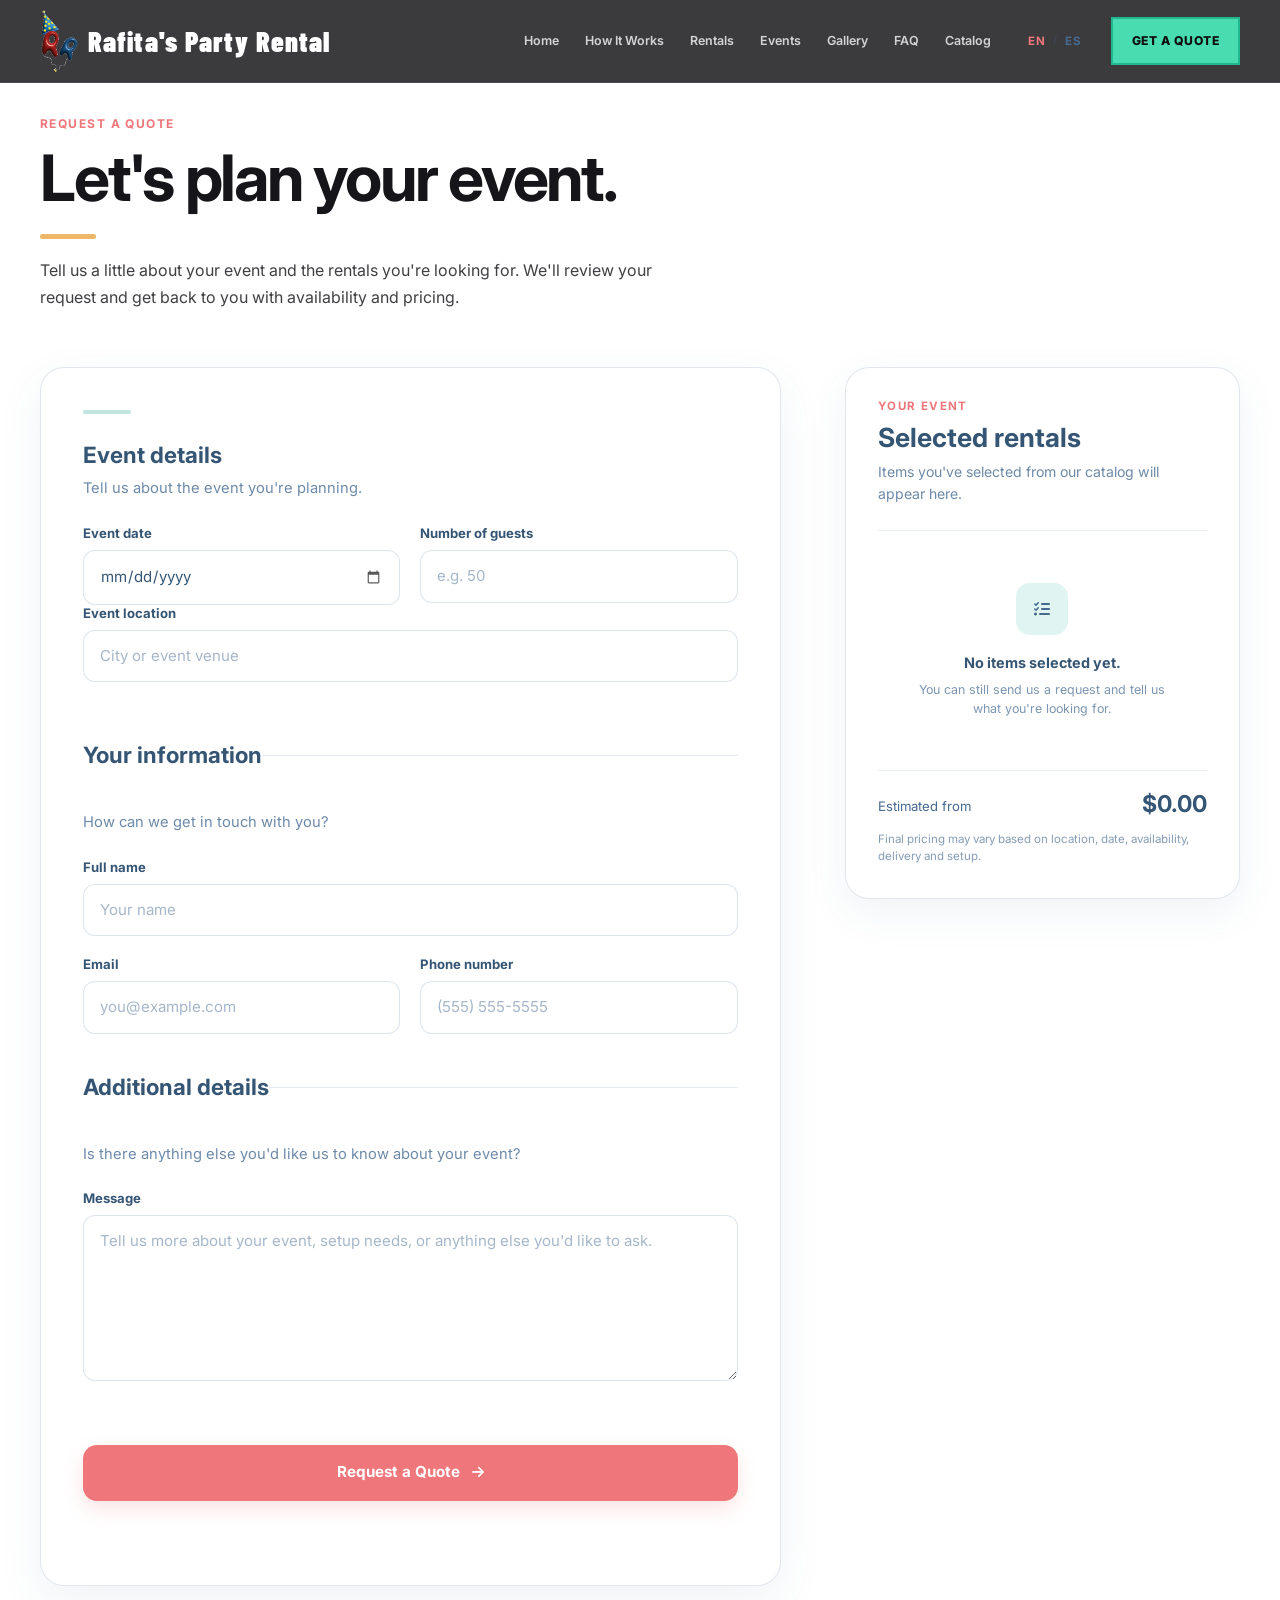
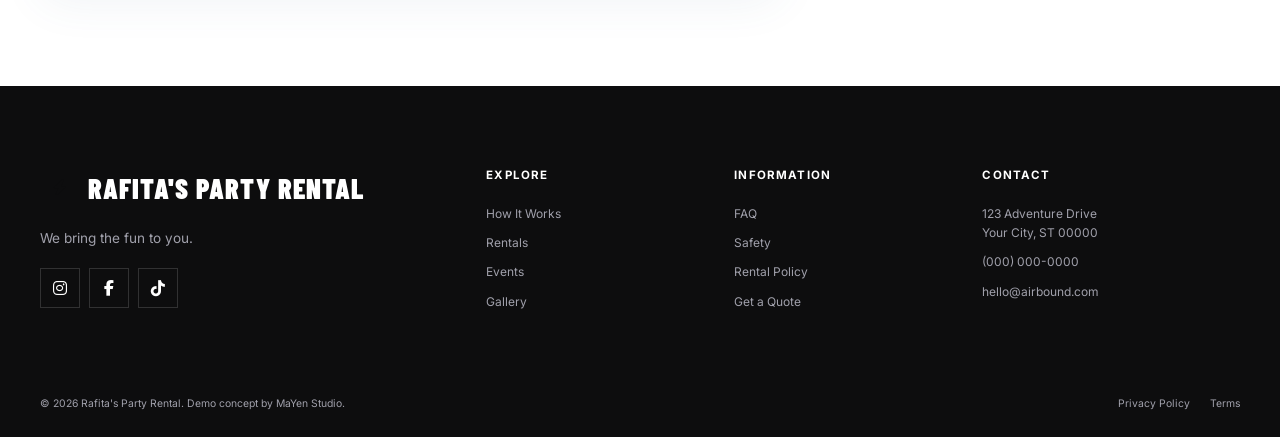
<file: quote-request.html>
<!DOCTYPE html>
<html lang="en">

<head>

    <meta charset="UTF-8">

    <meta
        name="viewport"
        content="width=device-width, initial-scale=1.0"
    >

    <meta
        name="description"
        content="Explore Rafita's Party Rental catalog of tables, chairs, tents, inflatables and more for your next event."
    >

    <title>Quote | Rafita's Party Rental</title>


    <!-- ================================
         CSS
    ================================= -->

    <link
        rel="stylesheet"
        href="public/css/styles - copia (2).css"
    >


    <!-- ================================
         FONT AWESOME
    ================================= -->

    <link
        rel="stylesheet"
        href="https://cdnjs.cloudflare.com/ajax/libs/font-awesome/6.5.2/css/all.min.css"
    >


    <!-- ================================
         GOOGLE FONTS
    ================================= -->

    <link
        rel="preconnect"
        href="https://fonts.googleapis.com"
    >

    <link
        rel="preconnect"
        href="https://fonts.googleapis.com"
        crossorigin
    >

    <link
        href="https://fonts.googleapis.com/css2?family=Barlow+Condensed:wght@400;500;600;700;800;900&family=Inter:wght@400;500;600;700&display=swap"
        rel="stylesheet"
    >

    <link
        rel="icon"
        href="public/img/image.png"
        type="image/x-icon"
    >

</head>


<body>


    <!-- =====================================================
         NAVBAR
    ====================================================== -->

    <header
        class="navbar"
        id="navbar"
    >

        <div class="navbar-container">


            <!-- LOGO -->

            <a
                href="index.html"
                class="logo"
            >

                <span class="logo-icon">
                        <img src="public/img/123321.png" alt="Rafita's Party Rental Logo" class="img-logo">
                    </span>

                <span class="logo-text">

                    Rafita's Party Rental

                </span>

            </a>


            <!-- DESKTOP NAVIGATION -->

            <nav class="desktop-nav">

                <a href="index.html#home">
                    Home
                </a>

                <a href="index.html#how-it-works">
                    How It Works
                </a>

                <a href="index.html#rentals">
                    Rentals
                </a>

                <a href="index.html#events">
                    Events
                </a>

                <a href="index.html#gallery">
                    Gallery
                </a>

                <a href="index.html#faq">
                    FAQ
                </a>

                <a
                    href="catalog.html"
                >
                    Catalog
                </a>

                <div class="language-switcher">

                    <button
                        type="button"
                        class="language-button active"
                        data-language="en"
                        aria-label="Switch to English"
                    >
                        EN
                    </button>

                    <span class="language-divider" aria-hidden="true">
                        /
                    </span>

                    <button
                        type="button"
                        class="language-button"
                        data-language="es"
                        aria-label="Cambiar a español"
                    >
                        ES
                    </button>

                </div>

                <a
                    href="index.html#quote"
                    class="nav-button"
                >
                    Get a Quote
                </a>

            </nav>


            <!-- MOBILE MENU BUTTON -->

            <button
                class="mobile-menu-button"
                id="mobile-menu-button"
                aria-label="Open menu"
                aria-expanded="false"
            >

                <i class="fa-solid fa-bars"></i>

            </button>

        </div>


        <!-- MOBILE NAVIGATION -->

        <nav
            class="mobile-nav"
            id="mobile-nav"
        >

            <a href="index.html#home">
                Home
            </a>

            <a href="index.html#how-it-works">
                How It Works
            </a>

            <a href="index.html#rentals">
                Rentals
            </a>

            <a href="index.html#events">
                Events
            </a>

            <a href="index.html#gallery">
                Gallery
            </a>

            <a href="index.html#faq">
                FAQ
            </a>

            <a
                href="catalog.html"
            >
                Catalog
            </a>

            <div class="language-switcher">

                <button
                    type="button"
                    class="language-button active"
                    data-language="en"
                    aria-label="Switch to English"
                >
                    EN
                </button>

                <span class="language-divider" aria-hidden="true">
                    /
                </span>

                <button
                    type="button"
                    class="language-button"
                    data-language="es"
                    aria-label="Cambiar a español"
                >
                    ES
                </button>

            </div>


            <a
                href="index.html#quote"
                class="nav-button"
            >
                Get a Quote
            </a>

        </nav>

    </header>


    <main>
        <section class="quote-request-section">

            <div class="quote-request-container">

                <!-- Intro -->
                <div class="quote-request-intro">

                    <span class="quote-request-eyebrow">
                        Request a quote
                    </span>

                    <h1>
                        Let's plan your event.
                    </h1>

                    <p>
                        Tell us a little about your event and the rentals
                        you're looking for. We'll review your request and
                        get back to you with availability and pricing.
                    </p>

                </div>


                <!-- Quote Form -->
                <div class="quote-request-layout">


                    <!-- Form -->
                    <div class="quote-request-form-wrapper">

                        <form
                            class="quote-request-form"
                            id="quote-request-form"
                        >

                            <!-- Event Details -->
                            <fieldset class="quote-form-section">

                                <legend>Event details</legend>

                                <p class="quote-form-description">
                                    Tell us about the event you're planning.
                                </p>


                                <div class="quote-form-grid">

                                    <div class="quote-form-field">

                                        <label for="event-date">
                                            Event date
                                        </label>

                                        <input
                                            type="date"
                                            id="event-date"
                                            name="event-date"
                                            required
                                        >

                                    </div>


                                    <div class="quote-form-field">

                                        <label for="guest-count">
                                            Number of guests
                                        </label>

                                        <input
                                            type="number"
                                            id="guest-count"
                                            name="guest-count"
                                            min="1"
                                            placeholder="e.g. 50"
                                        >

                                    </div>

                                </div>


                                <div class="quote-form-field">

                                    <label for="event-location">
                                        Event location
                                    </label>

                                    <input
                                        type="text"
                                        id="event-location"
                                        name="event-location"
                                        placeholder="City or event venue"
                                        required
                                    >

                                </div>

                            </fieldset>


                            <!-- Customer Information -->
                            <fieldset class="quote-form-section">

                                <legend>Your information</legend>

                                <p class="quote-form-description">
                                    How can we get in touch with you?
                                </p>


                                <div class="quote-form-field">

                                    <label for="customer-name">
                                        Full name
                                    </label>

                                    <input
                                        type="text"
                                        id="customer-name"
                                        name="customer-name"
                                        autocomplete="name"
                                        placeholder="Your name"
                                        required
                                    >

                                </div>


                                <div class="quote-form-grid">

                                    <div class="quote-form-field">

                                        <label for="customer-email">
                                            Email
                                        </label>

                                        <input
                                            type="email"
                                            id="customer-email"
                                            name="customer-email"
                                            autocomplete="email"
                                            placeholder="you@example.com"
                                            required
                                        >

                                    </div>


                                    <div class="quote-form-field">

                                        <label for="customer-phone">
                                            Phone number
                                        </label>

                                        <input
                                            type="tel"
                                            id="customer-phone"
                                            name="customer-phone"
                                            autocomplete="tel"
                                            placeholder="(555) 555-5555"
                                        >

                                    </div>

                                </div>

                            </fieldset>


                            <!-- Additional Details -->
                            <fieldset class="quote-form-section">

                                <legend>Additional details</legend>

                                <p class="quote-form-description">
                                    Is there anything else you'd like us to know
                                    about your event?
                                </p>


                                <div class="quote-form-field">

                                    <label for="additional-details">
                                        Message
                                    </label>

                                    <textarea
                                        id="additional-details"
                                        name="additional-details"
                                        rows="6"
                                        placeholder="Tell us more about your event, setup needs, or anything else you'd like to ask."
                                    ></textarea>

                                </div>

                            </fieldset>


                            <button
                                type="submit"
                                class="quote-submit-button"
                            >
                                Request a Quote

                                <i
                                    class="fa-solid fa-arrow-right"
                                    aria-hidden="true"
                                ></i>
                            </button>
                            <p
                                class="quote-submit-message"
                                id="quote-submit-message"
                                role="status"
                                aria-live="polite"
                            ></p>

                        </form>

                    </div>


                    <!-- Selected Rentals -->
                    <aside class="quote-summary">

                        <div class="quote-summary-header">

                            <span class="quote-summary-eyebrow">
                                Your event
                            </span>

                            <h2>
                                Selected rentals
                            </h2>

                            <p>
                                Items you've selected from our catalog
                                will appear here.
                            </p>

                        </div>


                        <div
                            class="quote-selected-items"
                            id="quote-selected-items"
                        >

                            <!--
                                Products will be inserted here
                                with JavaScript.
                            -->

                            <div class="quote-empty-state">

                                <div class="quote-empty-icon">

                                    <i
                                        class="fa-solid fa-list-check"
                                        aria-hidden="true"
                                    ></i>

                                </div>

                                <p>
                                    No items selected yet.
                                </p>

                                <span>
                                    You can still send us a request
                                    and tell us what you're looking for.
                                </span>

                            </div>

                        </div>


                        <div class="quote-summary-total">

                            <span>
                                Estimated from
                            </span>

                            <strong id="quote-estimated-total">
                                $0.00
                            </strong>

                        </div>


                        <p class="quote-summary-note">
                            Final pricing may vary based on location,
                            date, availability, delivery and setup.
                        </p>

                    </aside>


                </div>

            </div>

        </section>
    </main>




<!-- =====================================================
         FOOTER
    ====================================================== -->

    <footer class="footer">

        <div class="container">


            <div class="footer-grid">


                <!-- BRAND -->

                <div class="footer-brand">

                    <a
                        href="index.html"
                        class="logo"
                    >

                        <span class="logo-icon">

                            <i class="fa-solid fa-bolt"></i>

                        </span>

                        <span class="logo-text">

                            RAFITA'S PARTY RENTAL

                        </span>

                    </a>


                    <p>
                        We bring the fun to you.
                    </p>


                    <div class="social-links">

                        <a
                            href="#"
                            aria-label="Instagram"
                        >

                            <i class="fa-brands fa-instagram"></i>

                        </a>


                        <a
                            href="#"
                            aria-label="Facebook"
                        >

                            <i class="fa-brands fa-facebook-f"></i>

                        </a>


                        <a
                            href="#"
                            aria-label="TikTok"
                        >

                            <i class="fa-brands fa-tiktok"></i>

                        </a>

                    </div>

                </div>



                <!-- EXPLORE -->

                <div class="footer-column">

                    <h3>
                        Explore
                    </h3>


                    <a href="index.html#how-it-works">
                        How It Works
                    </a>

                    <a href="index.html#rentals">
                        Rentals
                    </a>

                    <a href="index.html#events">
                        Events
                    </a>

                    <a href="index.html#gallery">
                        Gallery
                    </a>

                </div>



                <!-- INFORMATION -->

                <div class="footer-column">

                    <h3>
                        Information
                    </h3>


                    <a href="index.html#faq">
                        FAQ
                    </a>

                    <a href="#">
                        Safety
                    </a>

                    <a href="#">
                        Rental Policy
                    </a>

                    <a href="index.html#quote">
                        Get a Quote
                    </a>

                </div>



                <!-- CONTACT -->

                <div class="footer-column">

                    <h3>
                        Contact
                    </h3>


                    <p>
                        123 Adventure Drive
                        <br>
                        Your City, ST 00000
                    </p>


                    <p>
                        (000) 000-0000
                    </p>


                    <p>
                        hello@airbound.com
                    </p>

                </div>

            </div>



            <!-- FOOTER BOTTOM -->

            <div class="footer-bottom">

                <p>
                    © 2026 Rafita's Party Rental.
                    Demo concept by MaYen Studio.
                </p>


                <div>

                    <a href="#">
                        Privacy Policy
                    </a>

                    <a href="#">
                        Terms
                    </a>

                </div>

            </div>

        </div>

    </footer>



    <!-- =====================================================
         SCROLL TO TOP
    ====================================================== -->

    <button
        class="scroll-to-top"
        id="scroll-to-top"
        aria-label="Scroll to top"
    >

        <i class="fa-solid fa-arrow-up"></i>

    </button>



    <!-- ================================
         JAVASCRIPT
    ================================= -->

    <script src="public/js/script.js"></script>
    <script src="public/js/products.js"></script>

    <script src="public/js/translations.js"></script>
    <script src="public/js/language.js"></script>

    <script src="public/js/quote-request.js"></script>

</body>

</html>
</file>
<file: public/css/styles - copia (2).css>
/* =========================================================
   AIRBOUND — TRAMPOLINE RENTALS
   Main Stylesheet
========================================================= */


/* =========================================================
   VARIABLES
========================================================= */

:root {
    /* =====================================================
       BRAND COLORS
       ===================================================== */
    --coral: #EF767A;
    --blue: #456990;
    --mint: #E0F5F1;
    --green: #49DCB1;
    --yellow: #EEB868;


    /* =====================================================
       BRAND DARK VARIANTS
       ===================================================== */
    --coral-dark: #D95F64;
    --blue-dark: #355574;
    --mint-dark: #BFE5DE;
    --green-dark: #20B88F;
    --yellow-dark: #C99243;


    /* =====================================================
       SOFT / SURFACE COLORS
       ===================================================== */
    --coral-soft: rgba(239, 118, 122, 0.12);
    --blue-soft: rgba(69, 105, 144, 0.16);
    --mint-soft: rgba(224, 245, 241, 0.12);
    --green-soft: rgba(73, 220, 177, 0.12);
    --yellow-soft: rgba(238, 184, 104, 0.12);


    /* =====================================================
       NEUTRALS & BACKGROUNDS
       ===================================================== */
    --black: #0D0D0E;
    --dark: #16161A;
    --dark-soft: #222228;

    --white: #FFFFFF;
    --off-white: #F0F0F5;

    --gray-light: #2A2A32;
    --gray: #A0A0AB;
    --gray-dark: #C4C4CD;


    /* =====================================================
       SEMANTIC ASSIGNMENTS
       ===================================================== */
    --accent: var(--coral);
    --secondary: var(--blue);
    --highlight: var(--green);
    --decorative: var(--yellow);


    /* =====================================================
       UI STRUCTURE
       ===================================================== */
    --border: #2A2A32;
    --container: 1200px;
    --transition: 0.3s ease;
}

/* =========================================================
   RESET
========================================================= */

* {
    margin: 0;
    padding: 0;
    box-sizing: border-box;
}

html {
    scroll-behavior: smooth;

    scroll-padding-top: 90px;
}

body {
    font-family: "Inter", sans-serif;

    background: var(--white);
    color: var(--black);

    line-height: 1.6;

    overflow-x: hidden;
}

body.menu-open {
    overflow: hidden;
}

img {
    display: block;

    width: 100%;
}

a {
    color: inherit;

    text-decoration: none;
}

button {
    font: inherit;
}

ul {
    list-style: none;
}


/* =========================================================
   GLOBAL
========================================================= */

.container {
    width: min(
        calc(100% - 40px),
        var(--container)
    );

    margin: 0 auto;
}

.section {
    padding: 120px 0;
}

.section-eyebrow {
    display: inline-flex;

    align-items: center;

    gap: 8px;

    margin-bottom: 18px;

    color: var(--green-dark);

    font-size: 0.72rem;

    font-weight: 800;

    letter-spacing: 0.16em;

    text-transform: uppercase;
}

.section-eyebrow i {
    font-size: 0.8rem;
}

.section-heading {
    max-width: 720px;

    margin: 0 auto 70px;

    text-align: center;
}

.section-heading h2,
.intro-content h2,
.events-content h2 {
    font-family: "Barlow Condensed", sans-serif;

    font-size: clamp(
        3.4rem,
        7vw,
        6rem
    );

    font-weight: 900;

    line-height: 0.88;

    letter-spacing: -0.025em;

    text-transform: uppercase;
}

.section-heading h2 span,
.intro-content h2 span,
.events-content h2 span {
    color: var(--accent-dark);
}

.section-heading p {
    max-width: 550px;

    margin: 25px auto 0;

    color: var(--gray);

    font-size: 1rem;
}


/* =========================================================
   BUTTONS
========================================================= */

.primary-button,
.secondary-button,
.nav-button {

    display: inline-flex;

    align-items: center;

    justify-content: center;

    gap: 12px;

    padding: 15px 23px;

    font-size: 0.76rem;

    font-weight: 800;

    letter-spacing: 0.04em;

    text-transform: uppercase;

    transition:
        transform var(--transition),
        background var(--transition),
        color var(--transition),
        border-color var(--transition);
}

.primary-button {

    background: var(--accent);

    color: var(--black);

    border: 2px solid var(--accent);
}

.primary-button:hover {

    background: var(--white);

    border-color: var(--white);

    transform: translateY(-3px);
}

.secondary-button {

    border: 2px solid rgba(
        255,
        255,
        255,
        0.55
    );

    color: var(--white);
}

.secondary-button:hover {

    background: var(--white);

    border-color: var(--white);

    color: var(--black);
}


/* =========================================================
   NAVBAR
========================================================= */

.navbar {

    position: fixed;

    top: 0;
    left: 0;

    width: 100%;

    z-index: 1000;

    background: rgba(
        16,
        16,
        20,
        0.82
    );

    backdrop-filter: blur(15px);

    border-bottom: 1px solid rgba(
        255,
        255,
        255,
        0.08
    );

    transition:
        background var(--transition),
        box-shadow var(--transition);
}

.navbar.scrolled {

    background: rgba(
        16,
        16,
        20,
        0.98
    );

    box-shadow:
        0 12px 35px rgba(
            0,
            0,
            0,
            0.2
        );
}

.navbar-container {

    width: min(
        calc(100% - 40px),
        var(--container)
    );

    min-height: 82px;

    margin: 0 auto;

    display: flex;

    align-items: center;

    justify-content: space-between;
}


/* Logo */

.logo {

    display: inline-flex;

    align-items: center;

    gap: 10px;

    color: var(--white);
}

.logo-icon {

    width: 38px;

    display: grid;

    place-items: center;

    /*background: var(--accent);*/

    color: var(--black);

    border-radius: 50%;

    font-size: 0.95rem;
}

.logo-text {

    font-family: "Barlow Condensed", sans-serif;

    font-size: 1.75rem;

    font-weight: 900;

    letter-spacing: 0.04em;
}


/* Desktop navigation */

.desktop-nav {

    display: flex;

    align-items: center;

    gap: 26px;
}

.desktop-nav > a:not(.nav-button) {

    position: relative;

    color: rgba(
        255,
        255,
        255,
        0.78
    );

    font-size: 0.78rem;

    font-weight: 600;

    transition: color var(--transition);
}

.desktop-nav > a:not(.nav-button)::after {

    content: "";

    position: absolute;

    left: 0;
    bottom: -8px;

    width: 0;
    height: 2px;

    background: var(--accent);

    transition: width var(--transition);
}

.desktop-nav > a:not(.nav-button):hover {

    color: var(--white);
}

.desktop-nav > a:not(.nav-button):hover::after {

    width: 100%;
}


/* Active navigation */

.desktop-nav > a.active:not(.nav-button) {

    color: var(--white);
}

.desktop-nav > a.active:not(.nav-button)::after {

    width: 100%;
}


/* Nav CTA */

.nav-button {

    padding: 12px 19px;

    background: var(--green);

    color: var(--black);

    border: 2px solid var(--green-dark);
}

.nav-button:hover {

    background: var(--white);

    border-color: var(--white);

    transform: translateY(-2px);
}


/* Mobile menu */

.mobile-menu-button {

    display: none;

    width: 44px;
    height: 44px;

    place-items: center;

    background: transparent;

    border: 1px solid rgba(
        255,
        255,
        255,
        0.2
    );

    color: var(--white);

    cursor: pointer;
}

.mobile-nav {

    display: none;
}


/* =========================================================
   HERO
========================================================= */

.hero {

    position: relative;

    min-height: 100vh;

    display: flex;

    align-items: center;

    background-image:
        url("../img/back.jpeg");

    background-size: cover;

    background-position: center;

    color: var(--white);

    overflow: hidden;
}

.hero-overlay {

    position: absolute;

    inset: 0;

    background:
        linear-gradient(
            90deg,
            rgba(0, 0, 0, 0.86) 0%,
            rgba(0, 0, 0, 0.62) 42%,
            rgba(0, 0, 0, 0.12) 100%
        );
}

.hero-content {

    position: relative;

    z-index: 2;

    width: min(
        calc(100% - 40px),
        var(--container)
    );

    margin: 0 auto;

    padding-top: 90px;
}

.hero-content .section-eyebrow {

    color: var(--yellow);
}

.hero-content h1 {

    max-width: 900px;

    font-family:
        "Barlow Condensed",
        sans-serif;

    font-size: clamp(
        5rem,
        11vw,
        10rem
    );

    font-weight: 900;

    line-height: 0.78;

    letter-spacing: -0.035em;

    text-transform: uppercase;
}

.hero-content h1 span {

    display: block;

    color: var(--yellow);
}

.hero-content > p {

    max-width: 590px;

    margin: 32px 0;

    color: rgba(
        255,
        255,
        255,
        0.82
    );

    font-size: 1.08rem;
}

.hero-buttons {

    display: flex;

    flex-wrap: wrap;

    gap: 14px;
}

.hero-trust {

    margin-top: 55px;

    display: flex;

    flex-wrap: wrap;

    gap: 25px;
}

.hero-trust div {

    display: flex;

    align-items: center;

    gap: 9px;

    color: rgba(
        255,
        255,
        255,
        0.7
    );

    font-size: 0.72rem;

    font-weight: 600;

    text-transform: uppercase;

    letter-spacing: 0.04em;
}

.hero-trust i {

    color: var(--accent);

    font-size: 0.9rem;
}

.hero-scroll {

    position: absolute;

    right: 35px;
    bottom: 35px;

    z-index: 2;

    display: flex;

    align-items: center;

    gap: 12px;

    color: rgba(
        255,
        255,
        255,
        0.6
    );

    font-size: 0.65rem;

    font-weight: 700;

    letter-spacing: 0.1em;

    text-transform: uppercase;

    writing-mode: vertical-rl;
}

.hero-scroll i {

    color: var(--accent);
}


/* =========================================================
   INTRO
========================================================= */

.intro {

    background: var(--white);

    color: var(--black);
}

.intro h2 span {

    color: var(--coral);
}

.intro-content {

    max-width: 900px;

    margin: 0 auto;

    text-align: center;
}

.intro-content .section-eyebrow {

    color: var(--blue);
}

.intro-content h2 {

    font-size: clamp(
        3.4rem,
        7vw,
        6.5rem
    );
}

.intro-content p {

    max-width: 650px;

    margin: 30px auto 0;

    color: var(--dark);


    font-size: 1rem;
}

.intro-stats {

    margin-top: 85px;

    display: grid;

    grid-template-columns:
        repeat(4, 1fr);

    border-top: 1px solid var(--border);

    border-bottom: 1px solid var(--border);
}

.intro-stat {

    min-height: 150px;

    padding: 30px;

    display: flex;

    flex-direction: column;

    justify-content: center;

    gap: 7px;

    border-right: 1px solid var(--border);
}

.intro-stat:last-child {

    border-right: none;
}

.intro-stat strong {

    font-family:
        "Barlow Condensed",
        sans-serif;

    color: var(--blue);

    font-size: 2.5rem;

    line-height: 1;
}

.intro-stat span {

    color: var(--gray);

    font-size: 0.75rem;

    font-weight: 600;

    text-transform: uppercase;

    letter-spacing: 0.04em;
}


/* =========================================================
   HOW IT WORKS
========================================================= */

.how-it-works {

    background: var(--off-white);
    color: var(--black);
}

.how-it-works .section-eyebrow {
    color: var(--green);
    font-weight: 800;
}

.how-it-works .section-heading h2 {
    color: var(--black);
}

.how-it-works .section-heading h2 span {
    color: var(--coral);
}

.how-it-works .section-heading > p {
    color: var(--dark);
}

.steps-grid {

    display: grid;

    grid-template-columns:
        repeat(4, 1fr);

    gap: 1px;

    background: var(--border);

    border: 1px solid var(--border);
}

.step-card {

    position: relative;

    min-height: 330px;

    padding: 35px;

    background: var(--white);
    color: var(--black);

    transition:
        background var(--transition),
        transform var(--transition);
}

.step-card:hover {

    background: var(--yellow-soft);

    color: var(--white);
    border-color: var(--yellow);
    transform: translateY(-5px);

    z-index: 2;
}

.step-number {

    position: absolute;

    top: 25px;
    right: 25px;

    color: var(--green);

    font-family:
        "Barlow Condensed",
        sans-serif;

    font-size: 2.5rem;

    font-weight: 800;

    transition: color var(--transition);
}

.step-card:hover .step-number {

    color: var(--yellow-dark);
}

.step-icon {

    width: 55px;
    height: 55px;

    margin-bottom: 45px;

    display: grid;

    place-items: center;

    background: var(--green-soft);

    color: var(--cyan);
    border: 1px solid var(--green-dark);

    font-size: 1.1rem;

    transition:
        background var(--transition),
        color var(--transition);
}

.step-card:hover .step-icon {
    background: var(--yellow-soft);
    color: var(--white);
    border-color: var(--yellow);
}

.step-card:nth-child(2) .step-icon {
    color: var(--black);
}

.step-card:nth-child(2):hover .step-icon {
    background: var(--yellow-soft);
    color: var(--white);
    border-color: var(--yellow);
}

.step-card:nth-child(3) .step-icon {
    color: var(--black);
}

.step-card:nth-child(3):hover .step-icon {
    background: var(--yellow-soft);
    color: var(--white);
    border-color: var(--yellow);
}

.step-card:nth-child(4) .step-icon {
    color: var(--pink);
}

.step-card:nth-child(4):hover .step-icon {
    background: var(--yellow-soft);
    color: var(--white);
    border-color: var(--yellow);
}

.step-card h3 {

    margin-bottom: 12px;

    font-family:
        "Barlow Condensed",
        sans-serif;

    font-size: 1.8rem;

    line-height: 1;

    text-transform: uppercase;
    color: var(--black);
}

.step-card p {

    color: var(--dark);

    font-size: 0.83rem;

    transition: color var(--transition);
}

.step-card:hover h3 {

    color: var(--yellow);
}



.step-card:hover p {

    color: rgba(
        255,
        255,
        255,
        0.65
    );
}


/* =========================================================
   RENTALS
========================================================= */

.rentals {

    background: var(--white);
    color: var(--black);
}


.rentals .section-eyebrow {
    color: var(--yellow);
}

.rentals .section-heading > p {
    color: var(--dark);
}

.rentals-grid {

    display: grid;

    grid-template-columns:
        repeat(3, 1fr);

    gap: 20px;
}

.rentals .section-heading h2 {
    color: var(--black);
}

.rentals .section-heading h2 span {
    color: var(--yellow);
}

.rental-card {

    background: var(--gray-light);

    border: 1px solid var(--border);
    color: var(--white);
    transition:
        transform var(--transition),
        box-shadow var(--transition);
}

.rental-card:hover {
    border-color: var(--yellow);

    transform: translateY(-8px);

    box-shadow:
        0 20px 50px rgba(
            0,
            0,
            0,
            0.1
        );
}

.rental-image {

    position: relative;

    overflow: hidden;
}

.rental-image img {

    aspect-ratio: 4 / 3;

    object-fit: cover;

    transition:
        transform 0.7s ease;
}

.rental-card:hover .rental-image img {

    transform: scale(1.05);
}

.rental-tag {

    position: absolute;

    top: 15px;
    left: 15px;

    padding: 7px 10px;

    background: var(--yellow);

    color: var(--black);

    font-size: 0.62rem;

    font-weight: 800;

    letter-spacing: 0.08em;
}

.rentals .rental-price strong {
    color: var(--yellow-dark);
}

.rentals .rental-price span,
.rentals .rental-price small {
    color: var(--gray);
}

.rental-content {

    padding: 28px;
}

.rental-type {

    color: var(--green);

    font-size: 0.62rem;

    font-weight: 800;

    letter-spacing: 0.1em;
}

.rental-content h3 {

    margin: 8px 0 12px;

    font-family:
        "Barlow Condensed",
        sans-serif;

    font-size: 2.5rem;

    line-height: 0.9;

    text-transform: uppercase;
    color: var(--white);
}

.rental-content > p {

    min-height: 70px;

    color: var(--grey-dark);

    font-size: 0.82rem;
}

.rental-bottom {

    margin-top: 25px;

    padding-top: 20px;

    display: flex;

    align-items: flex-end;

    justify-content: space-between;

    gap: 15px;

    border-top: 1px solid var(--border);
}

.rental-price {

    display: flex;

    flex-direction: column;
}

.rental-price span {

    color: var(--grey);
    font-size: 0.6rem;
}

.rental-price strong {

    font-family:
        "Barlow Condensed",
        sans-serif;

    font-size: 2.5rem;

    line-height: 0.9;
    color: var(--yellow);
}

.rental-price small {

    color: var(--gray);

    font-size: 0.65rem;
}

.rental-bottom > a {

    display: inline-flex;

    align-items: center;

    gap: 7px;

    color: var(--cyan);

    font-size: 0.67rem;

    font-weight: 800;

    text-transform: uppercase;
}

.rental-bottom > a:hover {

    color: var(--yellow);
}

.rentals-note {

    margin-top: 25px;

    display: flex;

    align-items: flex-start;

    justify-content: center;

    gap: 10px;

    color: var(--gray-dark);

    text-align: center;

    font-size: 0.72rem;
}

.rentals-note i {

    margin-top: 4px;

    color: var(--coral);
}

.rentals-note p {
    color: var(--dark);
    max-width: 600px;
}

/* =========================================================
   EVENTS
========================================================= */

.events {

    background: var(--dark);

    color: var(--white);
}

.events-grid {

    display: grid;

    grid-template-columns:
        0.8fr 1.2fr;

    gap: 100px;

    align-items: center;
}

.events-content h2 {

    max-width: 600px;
}

.events-content h2 span {
    color: var(--green);
}

.events-content .section-eyebrow {

    color: var(--cyan);
}

.events-content .primary-button {
    background: var(--yellow);
    color: var(--black);
}

.events-content .primary-button:hover {
    background: var(--yellow-dark);
    color: var(--white);
}

.events-content > p {

    max-width: 500px;

    margin: 30px 0;

    color: var(--gray-dark);

    font-size: 0.95rem;
}

.event-types {

    display: grid;

    grid-template-columns:
        repeat(2, 1fr);

    gap: 1px;

    background: rgba(
        255,
        255,
        255,
        0.12
    );
}

.event-card {

    min-height: 170px;

    padding: 28px;

    display: flex;

    align-items: flex-start;

    gap: 20px;

    background: var(--dark-soft);
    color: var(--green-dark);
    border: 1px solid var(--border);

    transition:
        background var(--transition);
}

.event-card:hover {

    background: var(--cyan);
    transform: translateY(-4px);
    color: red;
}

.event-card:hover h3,
.event-card:hover p,
.event-card:hover > i {

    color: var(--black);
}

.event-card > i {

    width: 40px;

    color: var(--cyan);

    font-size: 1.2rem;
}

.event-card h3 {

    margin-bottom: 7px;

    font-family:
        "Barlow Condensed",
        sans-serif;

    font-size: 1.55rem;

    line-height: 1;
    color: var(--white);
    text-transform: uppercase;
}

.event-card p {

    color: var(--gray-dark);
    font-size: 0.72rem;
}


/* =========================================================
   WHY US
========================================================= */

.why-us {

    background: var(--black);
    color: var(--white);
}

.why-us .section-eyebrow {
    color: var(--pink);
}

.why-us .section-heading h2 {
    color: var(--white);
}

.why-us .section-heading h2 span {
    color: var(--green);
}

.why-us .section-heading > p {
    color: var(--gray-dark);
}

.benefits-grid {

    display: grid;

    grid-template-columns:
        repeat(4, 1fr);

    gap: 18px;
}

.benefit-card {

    padding: 35px 28px;

    background: var(--dark-soft);

    color: var(--white);

    border: 1px solid var(--border);

    transition:
        transform var(--transition),
        box-shadow var(--transition);
}

.benefit-card:hover {

    transform: translateY(-6px);

    box-shadow:
        0 15px 35px rgba(
            0,
            0,
            0,
            0.07
        );

        border-color: var(--pink-dark);
    transform: translateY(-5px);
}

.benefit-icon {

    width: 50px;
    height: 50px;

    margin-bottom: 35px;

    display: grid;

    place-items: center;

    background: var(--pink-soft);

    color: var(--pink);
    border: 1px solid var(--pink-dark);
}

.benefit-card h3 {

    margin-bottom: 10px;

    font-family:
        "Barlow Condensed",
        sans-serif;

    font-size: 1.7rem;

    line-height: 1;

    text-transform: uppercase;
    color: var(--white);
}

.benefit-card p {

    color: var(--gray-dark);

    font-size: 0.8rem;
}


/* =========================================================
   GALLERY
========================================================= */

.gallery {

    background: var(--dark);
    color: var(--white);
}

.gallery-grid {

    display: grid;

    grid-template-columns:
        repeat(4, 1fr);

    grid-auto-rows: 240px;

    gap: 10px;
}

.gallery-item {

    position: relative;

    overflow: hidden;

    background: var(--gray-light);
}

.gallery-item img {

    width: 100%;
    height: 100%;

    object-fit: cover;

    transition:
        transform 0.6s ease;
}

.gallery-item:hover img {

    transform: scale(1.06);
}

.gallery-large {

    grid-column: span 2;

    grid-row: span 2;
}

.gallery-wide {

    grid-column: span 2;
}

/* =========================================================
   GALLERY
   ========================================================= */

.gallery {
    background: var(--dark);
    color: var(--white);
}

.gallery .section-eyebrow {
    color: var(--green);
}

.gallery .section-heading h2 {
    color: var(--white);
}

.gallery .section-heading h2 span {
    color: var(--green);
}

.gallery .gallery-item {
    background: var(--dark-soft);
    border: 1px solid var(--border);
}

.gallery .gallery-item:hover {
    border-color: var(--pink);
    transform: translateY(-3px);
}
/* =========================================================
   FAQ
========================================================= */

.faq {

    background: var(--pink-soft);
}

.faq-grid {

    display: grid;

    grid-template-columns:
        0.75fr 1.25fr;

    gap: 100px;
}

.faq-heading h2 {

    font-family:
        "Barlow Condensed",
        sans-serif;

    font-size: clamp(
        3.5rem,
        6vw,
        5.5rem
    );

    font-weight: 900;

    line-height: 0.88;

    text-transform: uppercase;
}

.faq-heading h2 span {

    color: var(--cyan-dark);
}

.faq-heading p {

    max-width: 350px;

    margin-top: 25px;

    color: var(--gray);

    font-size: 0.9rem;
}

.faq-list {

    border-top: 1px solid var(--border);
}

.faq-item {

    border-bottom: 1px solid var(--border);
}

.faq-question {

    width: 100%;

    padding: 25px 0;

    display: flex;

    align-items: center;

    justify-content: space-between;

    gap: 20px;

    background: transparent;

    border: none;

    color: var(--black);

    text-align: left;

    cursor: pointer;
}

.faq-question span {

    font-size: 0.9rem;

    font-weight: 700;
}

.faq-question i {

    transition:
        transform var(--transition),
        color var(--transition);
}

.faq-item.active
.faq-question i {

    color: var(--pink);

    transform: rotate(45deg);
}

.faq-answer {

    max-height: 0;

    overflow: hidden;

    transition:
        max-height 0.4s ease;
}

.faq-answer p {

    padding:
        0 40px 25px 0;

    color: var(--gray);

    font-size: 0.82rem;
}
/* =========================================================
   FAQ
   ========================================================= */

.faq {
    background: var(--black);
    color: var(--white);
}

.faq .section-eyebrow {
    color: var(--pink);
}

.faq .faq-heading h2 {
    color: var(--white);
}

.faq .faq-heading h2 span {
    color: var(--green);
}

.faq .faq-heading > p {
    color: var(--gray-dark);
}

.faq .faq-item {
    background: var(--dark-soft);
    border-radius: 10px;
    overflow: hidden;
    border: 1px solid var(--border);
}

.faq .faq-question {
    color: var(--white);
    padding: 20px 24px
}

.faq .faq-question i {
    color: var(--cyan);
}

.faq .faq-answer {
    color: var(--gray-dark);
    padding: 0 24px 2px;
}

.faq .faq-item:hover {
    border-color: var(--pink-dark);
}

.faq .faq-item.active {
    border-color: var(--pink);
}

/* =========================================================
   BOOKING CTA
========================================================= */

.booking-cta {

    position: relative;

    min-height: 600px;

    display: flex;

    align-items: center;

    justify-content: center;

    background-image:
        url("../img/entrega.jpg");

    background-size: cover;

    background-position: center;

    color: var(--white);

    text-align: center;
}

.booking-overlay {

    position: absolute;

    inset: 0;

    background:
        linear-gradient(
            rgba(0, 0, 0, 0.75),
            rgba(0, 0, 0, 0.72)
        );
}

.booking-content {

    position: relative;

    z-index: 2;

    width: min(
        calc(100% - 40px),
        850px
    );
}

.booking-content .section-eyebrow {

    color: var(--yellow);
}

.booking-content h2 {

    font-family:
        "Barlow Condensed",
        sans-serif;

    font-size: clamp(
        4.5rem,
        10vw,
        9rem
    );

    font-weight: 900;

    line-height: 0.78;

    text-transform: uppercase;
}

.booking-content h2 span {

    color: var(--yellow);
}

.booking-content p {

    max-width: 550px;

    margin: 30px auto;

    color: var(--off-white);
}

.booking-content .primary-button {
    background: var(--yellow);
    color: var(--black);
    margin: 0 auto;
}

.booking-cta .primary-button:hover {
    background: var(--yellow-dark);
    color: var(--black);
}




/* =========================================================
   FOOTER
========================================================= */

.footer {

    padding: 80px 0 25px;

    background: var(--black);

    color: var(--white);
}

.footer-grid {

    display: grid;

    grid-template-columns:
        2fr 1fr 1fr 1.3fr;

    gap: 50px;

    padding-bottom: 60px;

    border-bottom:
        1px solid va(--border);
}

.footer-brand > p {

    margin: 18px 0;

    color: var(--gray);

    font-size: 0.85rem;
}

.social-links {

    display: flex;

    gap: 9px;
}

.social-links a {

    width: 40px;
    height: 40px;

    display: grid;

    place-items: center;

    border:
        1px solid rgba(
            255,
            255,
            255,
            0.15
        );

    color: var(--white);

    transition:
        background var(--transition),
        color var(--transition);
}

.social-links a:hover {

    background: var(--yellow);

    color: var(--black);
}

.footer-column {

    display: flex;

    flex-direction: column;

    gap: 10px;
}

.footer-column h3 {

    margin-bottom: 10px;

    font-size: 0.72rem;

    letter-spacing: 0.1em;

    text-transform: uppercase;
}

.footer-column a,
.footer-column p {

    color: var(--gray);

    font-size: 0.75rem;

    transition:
        color var(--transition);
}

.footer-column a:hover {

    color: var(--cyan);
}

.footer-bottom {

    padding-top: 25px;

    display: flex;

    align-items: center;

    justify-content: space-between;

    gap: 20px;

    color: var(--gray);

    font-size: 0.65rem;
}

.footer-bottom div {

    display: flex;

    gap: 20px;
}

.footer-bottom a:hover {

    color: var(--yellow);
}


/* =========================================================
   SCROLL TO TOP
========================================================= */

.scroll-to-top {

    position: fixed;

    right: 25px;
    bottom: 25px;

    width: 48px;
    height: 48px;

    display: grid;

    place-items: center;

    background: var(--accent);

    color: var(--black);

    border: none;

    cursor: pointer;

    opacity: 0;

    visibility: hidden;

    transform: translateY(15px);

    transition:
        opacity var(--transition),
        visibility var(--transition),
        transform var(--transition),
        background var(--transition);
    
    z-index: 900;
}

.scroll-to-top.visible {

    opacity: 1;

    visibility: visible;

    transform: translateY(0);
}

.scroll-to-top:hover {

    background: var(--black);

    color: var(--accent);
}


/* =========================================================
   SCROLL REVEAL
========================================================= */

.reveal {

    opacity: 0;

    transform: translateY(35px);

    transition:
        opacity 0.7s ease,
        transform 0.7s ease;
}

.reveal.revealed {

    opacity: 1;

    transform: translateY(0);
}


/* =========================================================
   RESPONSIVE — TABLET
========================================================= */

@media (max-width: 1050px) {


    /* Navigation */

    .desktop-nav {

        display: none;
    }

    .mobile-menu-button {

        display: grid;
    }

    .mobile-nav {

        position: absolute;

        top: 82px;
        left: 0;

        width: 100%;

        padding: 20px;

        display: flex;

        flex-direction: column;

        gap: 0;

        background: var(--black);

        border-top:
            1px solid rgba(
                255,
                255,
                255,
                0.08
            );

        transform: translateY(-120%);

        transition:
            transform 0.4s ease;
    }

    .mobile-nav.active {

        transform: translateY(0);
    }

    .mobile-nav > a:not(.nav-button) {

        padding: 14px 0;

        color: rgba(
            255,
            255,
            255,
            0.8
        );

        border-bottom:
            1px solid rgba(
                255,
                255,
                255,
                0.08
            );

        font-size: 0.85rem;
    }

    .mobile-nav .nav-button {

        margin-top: 18px;
    }


    /* Layout */

    .steps-grid {

        grid-template-columns:
            repeat(2, 1fr);
    }

    .benefits-grid {

        grid-template-columns:
            repeat(2, 1fr);
    }

    .events-grid {

        grid-template-columns: 1fr;

        gap: 60px;
    }

    .faq-grid {

        grid-template-columns: 1fr;

        gap: 55px;
    }

    .faq-heading {

        text-align: center;
    }

    .faq-heading p {

        margin-left: auto;

        margin-right: auto;
    }

    .footer-grid {

        grid-template-columns:
            repeat(2, 1fr);
    }

}


/* =========================================================
   RESPONSIVE — MOBILE
========================================================= */

@media (max-width: 700px) {


    /* Global */

    .container {

        width: min(
            calc(100% - 30px),
            var(--container)
        );
    }

    .section {

        padding: 80px 0;
    }

    .section-heading {

        margin-bottom: 50px;
    }


    /* Navbar */

    .navbar-container {

        width: min(
            calc(100% - 30px),
            var(--container)
        );

        min-height: 72px;
    }

    .mobile-nav {

        top: 72px;
    }

    .logo-icon {

        width: 34px;
        height: 34px;
    }

    .logo-text {

        font-size: 1.5rem;
    }


    /* Hero */

    .hero {

        min-height: 760px;

        background-position:
            65% center;
    }

    .hero-content {

        width: min(
            calc(100% - 30px),
            var(--container)
        );

        padding-top: 60px;
    }

    .hero-content h1 {

        font-size:
            clamp(
                4rem,
                18vw,
                6.5rem
            );
    }

    .hero-content > p {

        font-size: 0.92rem;
    }

    .hero-buttons {

        flex-direction: column;

        align-items: center;

        max-width: 320px;
        margin: 0 auto;
    }

    .hero-buttons a {

        width: 100%;
    }

    .hero-trust {

        margin-top: 40px;

        display: grid;
        align-items: center;

        gap: 12px;
    }

    .hero-scroll {

        display: none;
    }


    /* Intro */

    .intro-content h2 {

        font-size: 3.5rem;
    }

    .intro-stats {

        grid-template-columns:
            repeat(2, 1fr);

        margin-top: 55px;
    }

    .intro-stat {

        min-height: 120px;

        padding: 22px;

        border-bottom:
            1px solid rgba(
                255,
                255,
                255,
                0.12
            );
    }

    .intro-stat:nth-child(2) {

        border-right: none;
    }

    .intro-stat:nth-child(3) {

        border-bottom: none;
    }

    .intro-stat:nth-child(4) {

        border-right: none;

        border-bottom: none;
    }


    /* Steps */

    .steps-grid {

        grid-template-columns: 1fr;
    }

    .step-card {

        min-height: 280px;
    }


    /* Rentals */

    .rentals-grid {

        grid-template-columns: 1fr;
    }

    .rental-content > p {

        min-height: auto;
    }


    /* Events */

    .event-types {

        grid-template-columns: 1fr;
    }


    /* Benefits */

    .benefits-grid {

        grid-template-columns: 1fr;
    }


    /* Gallery */

    .gallery-grid {

        grid-template-columns:
            repeat(2, 1fr);

        grid-auto-rows: 170px;

        gap: 7px;
    }

    .gallery-large {

        grid-column: span 2;

        grid-row: span 2;
    }

    .gallery-wide {

        grid-column: span 2;
    }


    /* FAQ */

    .faq-heading h2 {

        font-size: 3.6rem;
    }


    /* CTA */

    .booking-cta {

        min-height: 500px;
    }

    .booking-content h2 {

        font-size: 4.5rem;
    }


    /* Footer */

    .footer {

        padding-top: 60px;
    }

    .footer-grid {

        grid-template-columns: 1fr;

        gap: 35px;

        padding-bottom: 40px;
    }

    .footer-bottom {

        flex-direction: column;

        align-items: flex-start;
    }

    .footer-bottom div {

        flex-wrap: wrap;
    }


    /* Scroll button */

    .scroll-to-top {

        right: 15px;
        bottom: 15px;

        width: 44px;
        height: 44px;
    }

}


/* =========================================================
   REDUCED MOTION
========================================================= */

@media (prefers-reduced-motion: reduce) {

    html {

        scroll-behavior: auto;
    }

    *,
    *::before,
    *::after {

        animation-duration:
            0.01ms !important;

        animation-iteration-count:
            1 !important;

        transition-duration:
            0.01ms !important;
    }

}























/* =====================================================
   CATALOG HERO
===================================================== */

.catalog-section {
    padding: 150px 0 100px;
    background: var(--off-white);
}

.catalog-hero {
    max-width: 800px;
    margin: 0 auto 70px;
    padding: 0 24px;
    text-align: center;
}

.catalog-eyebrow {
    display: inline-block;
    margin-bottom: 18px;

    font-family: "Barlow Condensed", sans-serif;
    font-size: 0.95rem;
    font-weight: 700;
    letter-spacing: 0.12em;
    text-transform: uppercase;

    color: var(--coral);
}

.catalog-hero h1 {
    margin: 0;

    font-family: "Barlow Condensed", sans-serif;
    font-size: clamp(3.2rem, 7vw, 5.5rem);
    font-weight: 800;
    line-height: 0.95;
    letter-spacing: -0.02em;

    color: var(--dark);
}

.catalog-hero h1 em {
    font-style: normal;
    color: var(--blue);
}

.catalog-hero p {
    max-width: 620px;
    margin: 26px auto 0;

    font-family: "Inter", sans-serif;
    font-size: 1.05rem;
    line-height: 1.7;

    color: var(--dark);
}

.catalog-container {
    width: min(1400px, calc(100% - 48px));
    margin: 0 auto;
}

/* =====================================================
   CATALOG CONTROLS
===================================================== */

.catalog-controls {
    margin-bottom: 40px;
}

/* Search
----------------------------------------------------- */

.catalog-search {
    position: relative;
    width: 100%;
    margin-bottom: 24px;
}

.catalog-search i {
    position: absolute;
    top: 50%;
    left: 20px;

    transform: translateY(-50%);

    font-size: 1rem;
    color: var(--blue);
    pointer-events: none;
}

.catalog-search input {
    width: 100%;
    height: 58px;

    padding: 0 20px 0 52px;

    border: 1px solid var(--blue-soft);
    border-radius: 14px;

    background: var(--off-white);

    font-family: "Inter", sans-serif;
    font-size: 0.95rem;
    color: var(--dark);

    outline: none;
    transition: var(--transition);
}

.catalog-search input::placeholder {
    color: var(--gray);
}

.catalog-search input:focus {
    border-color: var(--blue);
    box-shadow: 0 0 0 3px var(--blue-soft);
}


/* Categories
----------------------------------------------------- */

.catalog-categories {
    display: flex;
    align-items: center;
    gap: 10px;

    flex-wrap: wrap;
}

.category-button {
    padding: 10px 20px;

    border: 1px solid var(--blue-soft);
    border-radius: 999px;

    background: var(--white);

    font-family: "Inter", sans-serif;
    font-size: 0.85rem;
    font-weight: 600;
    color: var(--blue);

    cursor: pointer;
    transition: var(--transition);
}

.category-button:hover {
    border-color: var(--blue);
    background: var(--blue-soft);
}

.category-button.active {
    border-color: var(--coral);
    background: var(--coral);
    color: var(--white);
}

.category-button:focus-visible {
    outline: 3px solid var(--blue);
    outline-offset: 3px;
}

/* =====================================================
   CATALOG LAYOUT
===================================================== */

.catalog-layout {
    display: grid;
    grid-template-columns: minmax(0, 3fr) minmax(300px, 1fr);
    gap: 32px;
    align-items: start;
}


/* =====================================================
   PRODUCTS AREA
===================================================== */

.catalog-products {
    min-width: 0;
}

.products-header {
    display: flex;
    align-items: flex-end;
    justify-content: space-between;

    margin-bottom: 24px;
}

.products-eyebrow {
    display: block;
    margin-bottom: 4px;

    font-family: "Barlow Condensed", sans-serif;
    font-size: 0.8rem;
    font-weight: 700;
    letter-spacing: 0.1em;
    text-transform: uppercase;

    color: var(--coral);
}

.products-header h2 {
    margin: 0;

    font-family: "Barlow Condensed", sans-serif;
    font-size: 2rem;
    font-weight: 800;
    line-height: 1;

    color: var(--dark);
}

.products-count {
    font-family: "Inter", sans-serif;
    font-size: 0.85rem;
    color: var(--gray);
}


/* =====================================================
   PRODUCTS GRID
===================================================== */

.products-grid {
    display: grid;
    grid-template-columns: repeat(3, minmax(0, 1fr));
    gap: 20px;
}

/* =====================================================
   ESTIMATE PANEL
===================================================== */

.estimate-panel {
    position: sticky;
    top: 100px;

    padding: 28px;
    background: var(--off-white);
    border: 1px solid rgba(69, 105, 144, 0.18);

    border-radius: 20px;


    box-shadow: 0 10px 35px rgba(13, 13, 14, 0.06);
}

.estimate-eyebrow {
    display: block;
    margin-bottom: 6px;

    font-family: "Barlow Condensed", sans-serif;
    font-size: 0.8rem;
    font-weight: 700;
    letter-spacing: 0.1em;
    text-transform: uppercase;

    color: var(--coral);
}

.estimate-header h2 {
    margin: 0;

    font-family: "Barlow Condensed", sans-serif;
    font-size: 2rem;
    font-weight: 800;
    line-height: 1;

    color: var(--dark);
}

.estimate-header p {
    margin: 12px 0 0;

    font-family: "Inter", sans-serif;
    font-size: 0.85rem;
    line-height: 1.6;

    color: var(--gray-light);
}


/* =====================================================
   ESTIMATE FIELDS
===================================================== */

.estimate-details {
    display: grid;
    gap: 16px;

    margin-top: 26px;
    padding-top: 22px;

    border-top: 1px solid rgba(69, 105, 144, 0.15);
}

.estimate-field {
    display: flex;
    flex-direction: column;
    gap: 7px;
}

.estimate-field label {
    display: flex;
    align-items: center;
    gap: 6px;

    font-family: "Inter", sans-serif;
    font-size: 0.8rem;
    font-weight: 600;

    color: var(--dark);
}

.estimate-field input {
    width: 100%;
    height: 46px;

    padding: 0 13px;

    border: 1px solid rgba(69, 105, 144, 0.2);
    border-radius: 10px;

    background: var(--white);

    font-family: "Inter", sans-serif;
    font-size: 0.85rem;
    font-weight: 500;

    color: var(--dark);

    outline: none;
    cursor: pointer;

    transition: var(--transition);
}

.estimate-field input:hover {
    border-color: rgba(69, 105, 144, 0.4);
}

.estimate-field input:focus {
    border-color: var(--blue);

    box-shadow:
        0 0 0 3px var(--blue-soft);
}

.estimate-field input::-webkit-calendar-picker-indicator {
    width: 18px;
    height: 18px;

    margin-left: 6px;

    opacity: 0.7;

    cursor: pointer;

    transition: var(--transition);
}

.estimate-field input:hover::-webkit-calendar-picker-indicator {
    opacity: 1;
}


/* =====================================================
   SELECTED ITEMS
===================================================== */

.estimate-items {
    margin-top: 26px;
    padding-top: 22px;

    border-top: 1px solid rgba(69, 105, 144, 0.15);
}

.estimate-items-header {
    display: flex;
    align-items: center;
    justify-content: space-between;

    margin-bottom: 16px;
}

.estimate-items-header h3 {
    margin: 0;

    font-family: "Inter", sans-serif;
    font-size: 0.9rem;
    font-weight: 700;

    color: var(--dark);
}

.estimate-items-header span {
    display: flex;
    align-items: center;
    justify-content: center;

    min-width: 24px;
    height: 24px;
    padding: 0 7px;

    border-radius: 999px;

    background: var(--blue-soft);

    font-family: "Inter", sans-serif;
    font-size: 0.75rem;
    font-weight: 700;

    color: var(--blue);
}

/* =====================================================
   EMPTY ESTIMATE
===================================================== */

.empty-estimate {
    display: flex;
    flex-direction: column;
    align-items: center;

    padding: 30px 18px;

    border: 1px dashed rgba(69, 105, 144, 0.25);
    border-radius: 14px;

    background: var(--white);

    text-align: center;
}

.empty-estimate-icon {
    display: flex;
    align-items: center;
    justify-content: center;

    width: 48px;
    height: 48px;
    margin-bottom: 14px;

    border-radius: 50%;

    background: var(--mint);

    color: var(--blue);
    font-size: 1.1rem;
}

.empty-estimate p {
    margin: 0;

    font-family: "Inter", sans-serif;
    font-size: 0.85rem;
    font-weight: 700;

    color: var(--dark);
}

.empty-estimate span {
    max-width: 220px;

    display: block;
    margin-top: 7px;

    font-family: "Inter", sans-serif;
    font-size: 0.72rem;
    line-height: 1.55;

    color: var(--gray-light);
}


/* =====================================================
   ESTIMATE TOTAL
===================================================== */

.estimate-total {
    margin-top: 26px;
    padding-top: 22px;

    border-top: 1px solid rgba(69, 105, 144, 0.15);
}

.estimate-total-row {
    display: flex;
    align-items: center;
    justify-content: space-between;
    gap: 16px;
}

.estimate-total-row span {
    font-family: "Inter", sans-serif;
    font-size: 0.8rem;
    font-weight: 600;

    color: var(--gray-light);
}

.estimate-total-row strong {
    font-family: "Barlow Condensed", sans-serif;
    font-size: 1.8rem;
    font-weight: 800;

    color: var(--blue);
}

.estimate-total p {
    margin: 8px 0 0;

    font-family: "Inter", sans-serif;
    font-size: 0.68rem;
    line-height: 1.5;

    color: var(--gray-light);
}


/* =====================================================
   ESTIMATE BUTTON
===================================================== */

.estimate-button {
    display: flex;
    align-items: center;
    justify-content: center;
    gap: 10px;

    width: 100%;
    min-height: 50px;
    margin-top: 22px;
    padding: 12px 20px;

    border: none;
    border-radius: 10px;

    background: var(--coral);

    font-family: "Inter", sans-serif;
    font-size: 0.85rem;
    font-weight: 700;

    color: var(--white);

    cursor: pointer;
    transition: var(--transition);
}

.estimate-button:hover {
    background: var(--coral-dark);
    transform: translateY(-2px);
}

.estimate-button:focus-visible {
    outline: 3px solid var(--blue);
    outline-offset: 3px;
}

/* =====================================================
   PRODUCT CARDS
===================================================== */

.product-card {
    overflow: hidden;

    border: 1px solid rgba(69, 105, 144, 0.16);
    border-radius: 18px;

    background: var(--white);

    box-shadow: 0 6px 24px rgba(13, 13, 14, 0.05);

    transition:
        transform var(--transition),
        box-shadow var(--transition),
        border-color var(--transition);
}

.product-card:hover {
    transform: translateY(-4px);

    border-color: rgba(69, 105, 144, 0.3);

    box-shadow: 0 12px 30px rgba(13, 13, 14, 0.09);
}


/* =====================================================
   PRODUCT IMAGE
===================================================== */

.product-image {
    position: relative;

    width: 100%;
    aspect-ratio: 1 / 0.82;

    overflow: hidden;

    background: var(--mint);
}

.product-image img {
    display: block;

    width: 100%;
    height: 100%;

    object-fit: cover;

    transition: transform 0.5s ease;
}

.product-card:hover .product-image img {
    transform: scale(1.04);
}


/* =====================================================
   PRODUCT INFO
===================================================== */

.product-info {
    padding: 20px;
}

.product-category {
    display: block;
    margin-bottom: 5px;

    font-family: "Inter", sans-serif;
    font-size: 0.7rem;
    font-weight: 700;
    letter-spacing: 0.08em;
    text-transform: uppercase;

    color: var(--coral);
}

.product-info h3 {
    margin: 0;

    font-family: "Barlow Condensed", sans-serif;
    font-size: 1.45rem;
    font-weight: 800;
    line-height: 1.05;

    color: var(--dark);
}

.product-price {
    margin: 8px 0 18px;

    font-family: "Inter", sans-serif;
    font-size: 0.78rem;

    color: var(--gray-light);
}

.product-price strong {
    font-size: 0.9rem;
    color: var(--blue);
}


/* =====================================================
   QUANTITY
===================================================== */

.product-actions {
    display: flex;
    align-items: center;
    justify-content: space-between;
    gap: 12px;

    padding-top: 14px;

    border-top: 1px solid rgba(69, 105, 144, 0.12);
}

.quantity-label {
    font-family: "Inter", sans-serif;
    font-size: 0.72rem;
    font-weight: 600;

    color: var(--gray-light);
}

.quantity-control {
    display: flex;
    align-items: center;

    height: 34px;

    border: 1px solid rgba(69, 105, 144, 0.2);
    border-radius: 9px;

    background: var(--off-white);
}

.quantity-button {
    display: flex;
    align-items: center;
    justify-content: center;

    width: 34px;
    height: 32px;

    padding: 0;

    border: none;
    background: transparent;

    font-size: 0.7rem;
    color: var(--blue);

    cursor: pointer;
    transition: var(--transition);
}

.quantity-button:hover {
    background: var(--blue-soft);
}

.quantity-button:focus-visible {
    outline: 2px solid var(--blue);
    outline-offset: -2px;
}

.quantity-value {
    display: flex;
    align-items: center;
    justify-content: center;

    min-width: 28px;

    font-family: "Inter", sans-serif;
    font-size: 0.78rem;
    font-weight: 700;

    color: var(--dark);
}

/* =====================================================
   CATALOG EMPTY STATE
===================================================== */

.catalog-empty {
    grid-column: 1 / -1;

    display: flex;
    flex-direction: column;
    align-items: center;
    justify-content: center;

    min-height: 300px;
    padding: 40px;

    border: 1px dashed rgba(69, 105, 144, 0.25);
    border-radius: 18px;

    background: var(--off-white);

    text-align: center;
}

.catalog-empty-icon {
    display: flex;
    align-items: center;
    justify-content: center;

    width: 52px;
    height: 52px;
    margin-bottom: 16px;

    border-radius: 50%;

    background: var(--mint);

    color: var(--blue);
    font-size: 1.1rem;
}

.catalog-empty h3 {
    margin: 0;

    font-family: "Barlow Condensed", sans-serif;
    font-size: 1.5rem;
    font-weight: 800;

    color: var(--dark);
}

.catalog-empty p {
    max-width: 360px;
    margin: 8px 0 0;

    font-family: "Inter", sans-serif;
    font-size: 0.8rem;
    line-height: 1.6;

    color: var(--gray-light);
}

/* =====================================================
   SELECTED ITEMS
===================================================== */

.selected-items-list {
    display: flex;
    flex-direction: column;
    gap: 12px;
}

.selected-item {
    display: flex;
    align-items: center;
    justify-content: space-between;
    gap: 12px;

    padding: 12px;

    border-radius: 12px;

    background: var(--white);
}

.selected-item-info {
    min-width: 0;

    display: flex;
    flex-direction: column;
    gap: 4px;
}

.selected-item-info strong {
    font-family: "Inter", sans-serif;
    font-size: 0.75rem;
    font-weight: 700;

    color: var(--dark);
}

.selected-item-info span {
    font-family: "Inter", sans-serif;
    font-size: 0.68rem;

    color: var(--gray-light);
}

.selected-item-right {
    display: flex;
    flex-direction: column;
    align-items: flex-end;
    gap: 7px;

    flex-shrink: 0;
}

.selected-item-right > strong {
    font-family: "Inter", sans-serif;
    font-size: 0.75rem;

    color: var(--blue);
}

.selected-item-controls {
    display: flex;
    align-items: center;

    height: 26px;

    border: 1px solid rgba(69, 105, 144, 0.18);
    border-radius: 7px;

    background: var(--off-white);
}

.selected-item-controls span {
    min-width: 24px;

    text-align: center;

    font-family: "Inter", sans-serif;
    font-size: 0.68rem;
    font-weight: 700;

    color: var(--dark);
}

.selected-quantity-button {
    display: flex;
    align-items: center;
    justify-content: center;

    width: 26px;
    height: 24px;

    padding: 0;

    border: none;
    background: transparent;

    color: var(--blue);
    font-size: 0.55rem;

    cursor: pointer;
}

.selected-quantity-button:hover {
    background: var(--blue-soft);
}


/* =====================================================
   ESTIMATE BREAKDOWN
===================================================== */

.estimate-breakdown {
    display: flex;
    flex-direction: column;
    gap: 8px;

    margin-top: 16px;
    padding-top: 16px;

    border-top: 1px solid rgba(69, 105, 144, 0.12);
}

.estimate-breakdown > div {
    display: flex;
    align-items: center;
    justify-content: space-between;
    gap: 12px;
}

.estimate-breakdown span {
    font-family: "Inter", sans-serif;
    font-size: 0.7rem;

    color: var(--gray-light);
}

.estimate-breakdown strong {
    font-family: "Inter", sans-serif;
    font-size: 0.7rem;
    font-weight: 700;

    color: var(--dark);
}




/* =====================================================
   CATALOG RESPONSIVE
===================================================== */

@media (max-width: 1100px) {

    .catalog-layout {
        grid-template-columns: minmax(0, 2fr) minmax(280px, 1fr);
    }

    .products-grid {
        grid-template-columns: repeat(2, minmax(0, 1fr));
    }

}


@media (max-width: 800px) {

    .catalog-layout {
        grid-template-columns: 1fr;
    }

    .estimate-panel {
        position: static;
    }

}


@media (max-width: 560px) {

    .catalog-section {
        padding-top: 120px;
    }

    .catalog-container {
        width: min(100% - 32px, 1400px);
    }

    .catalog-hero {
        padding: 0 16px;
        margin-bottom: 50px;
    }

    .catalog-hero h1 {
        font-size: clamp(2.8rem, 14vw, 4rem);
    }

    .products-grid {
        grid-template-columns: 1fr;
    }

    .products-header {
        align-items: flex-start;
    }

    .estimate-panel {
        padding: 22px;
    }

}






/* =====================================================
   PRODUCT PAGE
===================================================== */

.product-page {
    padding: 150px 0 100px;

    background: var(--white);
}

.product-container {
    width: min(
        calc(100% - 48px),
        var(--container)
    );

    margin: 0 auto;
}


/* =====================================================
   BACK LINK
===================================================== */

.product-back {
    display: inline-flex;
    align-items: center;
    gap: 8px;

    margin-bottom: 34px;

    font-family: "Inter", sans-serif;
    font-size: 0.8rem;
    font-weight: 600;

    color: var(--blue);

    text-decoration: none;

    transition: var(--transition);
}

.product-back:hover {
    color: var(--coral);

    transform: translateX(-3px);
}


/* =====================================================
   PRODUCT DETAIL
===================================================== */

.product-detail {
    display: grid;

    grid-template-columns:
        minmax(0, 1.15fr)
        minmax(380px, 0.85fr);

    gap: 70px;

    align-items: center;
}


/* =====================================================
   PRODUCT IMAGE
===================================================== */

.product-detail-image {
    overflow: hidden;

    aspect-ratio: 1 / 0.85;

    border-radius: 24px;

    background: var(--mint);
}

.product-detail-image img {
    display: block;

    width: 100%;
    height: 100%;

    object-fit: cover;

    transition: transform 0.6s ease;
}

.product-detail-image:hover img {
    transform: scale(1.03);
}


/* =====================================================
   PRODUCT CONTENT
===================================================== */

.product-detail-content {
    max-width: 520px;
}

.product-detail-category {
    display: inline-block;

    margin-bottom: 10px;

    font-family: "Inter", sans-serif;
    font-size: 0.75rem;
    font-weight: 700;

    letter-spacing: 0.08em;
    text-transform: uppercase;

    color: var(--coral);
}

.product-detail-content h1 {
    margin: 0;

    font-family: "Barlow Condensed", sans-serif;
    font-size: clamp(3rem, 5vw, 4.5rem);
    font-weight: 800;
    line-height: 0.92;

    color: var(--dark);
}

.product-detail-price {
    margin: 20px 0 0;

    font-family: "Inter", sans-serif;
    font-size: 0.95rem;

    color: var(--gray-light);
}

.product-detail-price strong {
    font-family: "Barlow Condensed", sans-serif;
    font-size: 1.8rem;
    font-weight: 800;

    color: var(--blue);
}

.product-detail-description {
    max-width: 480px;

    margin: 20px 0 0;

    font-family: "Inter", sans-serif;
    font-size: 0.9rem;
    line-height: 1.75;

    color: var(--gray-light);
}


/* =====================================================
   PRODUCT QUANTITY
===================================================== */

.product-detail-quantity {
    display: flex;
    align-items: center;
    justify-content: space-between;

    max-width: 480px;

    margin-top: 32px;
    padding-top: 24px;

    border-top: 1px solid rgba(69, 105, 144, 0.15);
}

.product-detail-quantity > span {
    font-family: "Inter", sans-serif;
    font-size: 0.8rem;
    font-weight: 700;

    color: var(--dark);
}


/* =====================================================
   PRODUCT ESTIMATE BUTTON
===================================================== */

.product-estimate-button {
    display: flex;
    align-items: center;
    justify-content: center;
    gap: 10px;

    width: 100%;
    max-width: 480px;

    min-height: 52px;

    margin-top: 20px;
    padding: 13px 22px;

    border: none;
    border-radius: 10px;

    background: var(--coral);

    font-family: "Inter", sans-serif;
    font-size: 0.85rem;
    font-weight: 700;

    color: var(--white);

    cursor: pointer;

    transition: var(--transition);
}

.product-estimate-button:hover {
    background: var(--coral-dark);

    transform: translateY(-2px);
}

.product-estimate-button:focus-visible {
    outline: 3px solid var(--blue);
    outline-offset: 3px;
}

.product-detail-note {
    max-width: 480px;

    margin: 10px 0 0;

    font-family: "Inter", sans-serif;
    font-size: 0.68rem;
    line-height: 1.5;

    text-align: center;

    color: var(--gray-light);
}


/* =====================================================
   PRODUCT INFORMATION
===================================================== */

.product-information {
    display: grid;

    grid-template-columns:
        minmax(0, 1.2fr)
        minmax(300px, 0.8fr);

    gap: 80px;

    margin-top: 110px;
    padding-top: 60px;

    border-top: 1px solid rgba(69, 105, 144, 0.15);
}

.product-information-eyebrow {
    display: block;

    margin-bottom: 12px;

    font-family: "Inter", sans-serif;
    font-size: 0.75rem;
    font-weight: 700;

    letter-spacing: 0.08em;
    text-transform: uppercase;

    color: var(--coral);
}

.product-information h2 {
    margin: 0;

    font-family: "Barlow Condensed", sans-serif;
    font-size: 2.5rem;
    font-weight: 800;
    line-height: 1;

    color: var(--dark);
}

.product-information p {
    max-width: 650px;

    margin: 18px 0 0;

    font-family: "Inter", sans-serif;
    font-size: 0.88rem;
    line-height: 1.8;

    color: var(--gray-light);
}


/* =====================================================
   PRODUCT DETAILS LIST
===================================================== */

.product-details-list {
    display: flex;
    flex-direction: column;
    gap: 14px;

    margin: 0;
    padding: 0;

    list-style: none;
}

.product-details-list li {
    display: flex;
    align-items: flex-start;
    gap: 10px;

    font-family: "Inter", sans-serif;
    font-size: 0.82rem;
    line-height: 1.5;

    color: var(--dark);
}

.product-details-list i {
    flex-shrink: 0;

    margin-top: 3px;

    color: var(--green);
}

@media (max-width: 900px) {

    .product-detail {
        grid-template-columns: 1fr;

        gap: 40px;
    }

    .product-detail-content {
        max-width: none;
    }

    .product-information {
        grid-template-columns: 1fr;

        gap: 45px;
    }
}


@media (max-width: 560px) {

    .product-page {
        padding: 125px 0 70px;
    }

    .product-container {
        width: min(
            calc(100% - 32px),
            var(--container)
        );
    }

    .product-detail-image {
        border-radius: 18px;
    }

    .product-detail-content h1 {
        font-size: 3rem;
    }

    .product-information {
        margin-top: 70px;
        padding-top: 40px;
    }
}


/* =====================================================
   QUOTE REQUEST — INTRO
===================================================== */

.quote-request-section {
    padding: 110px 0 100px;
}

.quote-request-container {
    width: min(
        calc(100% - 48px),
        var(--container)
    );

    margin: 0 auto;
}


/* =====================================================
   INTRO
===================================================== */

.quote-request-intro {
    max-width: 760px;

    margin-bottom: 56px;
}

.quote-request-eyebrow {
    display: inline-flex;
    align-items: center;

    margin-bottom: 16px;

    font-size: 0.75rem;
    font-weight: 700;
    line-height: 1.2;

    text-transform: uppercase;
    letter-spacing: 0.12em;

    color: var(--coral);
}

.quote-request-intro h1 {
    margin: 0 0 18px;

    font-size: clamp(
        2.6rem,
        5vw,
        4.4rem
    );

    font-weight: 700;
    line-height: 0.98;
    letter-spacing: -0.035em;

    color: var(--dark);
}

.quote-request-intro p {
    max-width: 650px;

    margin: 0;

    font-size: 1rem;
    line-height: 1.7;

    color: var(--dark);
    opacity: 0.82;
}


/* =====================================================
   INTRO ACCENT
===================================================== */

.quote-request-intro h1::after {
    content: "";

    display: block;

    width: 56px;
    height: 5px;

    margin-top: 24px;

    border-radius: 999px;

    background: var(--yellow);
}


/* =====================================================
   QUOTE REQUEST LAYOUT
===================================================== */

.quote-request-layout {
    display: grid;
    grid-template-columns: minmax(0, 1.5fr) minmax(320px, 0.8fr);
    gap: 64px;
    align-items: start;
}


/* =====================================================
   FORM WRAPPER
===================================================== */

.quote-request-form-wrapper {
    min-width: 0;
    padding: 42px;

    background: var(--white);

    border: 1px solid rgba(69, 105, 144, 0.16);
    border-radius: 24px;

    box-shadow:
        0 16px 45px rgba(69, 105, 144, 0.08);
}

.quote-request-form-wrapper::before {
    content: "";

    display: block;

    width: 48px;
    height: 4px;

    margin-bottom: 28px;

    border-radius: 999px;

    background: var(--mint-dark);
}

.quote-request-form {
    display: flex;
    flex-direction: column;
    gap: 40px;
}


/* =====================================================
   FORM SECTIONS
===================================================== */

.quote-form-section {
    margin: 0;
    padding: 0;

    border: 0;
}

.quote-form-section legend {
    margin-bottom: 8px;

    font-size: 1.4rem;
    font-weight: 700;
    line-height: 1.2;

    color: var(--blue-dark);
}

.quote-form-description {
    max-width: 580px;

    margin: 0 0 24px;

    font-size: 0.92rem;
    line-height: 1.6;

    color: var(--blue);
    opacity: 0.78;
}


/* =====================================================
   FORM GRID
===================================================== */

.quote-form-grid {
    display: grid;
    grid-template-columns: repeat(2, minmax(0, 1fr));
    gap: 20px;
}


/* =====================================================
   FORM FIELDS
===================================================== */

.quote-form-field {
    display: flex;
    flex-direction: column;
    gap: 8px;

    margin-bottom: 20px;
}

.quote-form-grid .quote-form-field {
    margin-bottom: 0;
}

.quote-form-field label {
    font-size: 0.82rem;
    font-weight: 700;
    line-height: 1.3;

    color: var(--blue-dark);
}

.quote-form-field input,
.quote-form-field textarea {
    width: 100%;

    padding: 14px 16px;

    border: 1px solid rgba(69, 105, 144, 0.18);
    border-radius: 12px;

    background: var(--white);

    font-family: inherit;
    font-size: 0.94rem;
    line-height: 1.5;

    color: var(--blue-dark);

    outline: none;

    transition:
        border-color var(--transition),
        box-shadow var(--transition),
        transform var(--transition);
}

.quote-form-field input {
    min-height: 52px;
}

.quote-form-field textarea {
    min-height: 150px;

    resize: vertical;
}

.quote-form-field input::placeholder,
.quote-form-field textarea::placeholder {
    color: var(--blue);
    opacity: 0.48;
}


/* =====================================================
   FIELD INTERACTIONS
===================================================== */

.quote-form-field input:hover,
.quote-form-field textarea:hover {
    border-color: rgba(69, 105, 144, 0.32);
}

.quote-form-field input:focus,
.quote-form-field textarea:focus {
    border-color: var(--coral);

    box-shadow:
        0 0 0 4px var(--coral-soft);
}


/* =====================================================
   DATE INPUT
===================================================== */

.quote-form-field input[type="date"] {
    color-scheme: light;
}

.quote-form-field input[type="date"]::-webkit-calendar-picker-indicator {
    cursor: pointer;

    opacity: 0.65;
}


/* =====================================================
   FORM SECTION SEPARATOR
===================================================== */

.quote-form-section + .quote-form-section {
    padding-top: 34px;

    border-top: 1px solid rgba(69, 105, 144, 0.14);
}

/* =====================================================
   QUOTE SUBMIT BUTTON
===================================================== */

.quote-submit-button {
    display: inline-flex;
    align-items: center;
    justify-content: center;
    gap: 12px;

    width: 100%;
    min-height: 56px;

    margin-top: 4px;
    padding: 15px 24px;

    border: 0;
    border-radius: 14px;

    background: var(--coral);
    color: var(--white);

    font-family: inherit;
    font-size: 0.95rem;
    font-weight: 700;

    cursor: pointer;

    box-shadow:
        0 8px 20px rgba(239, 118, 122, 0.20);

    transition:
        background var(--transition),
        transform var(--transition),
        box-shadow var(--transition);
}

/* =====================================================
   QUOTE SUBMIT MESSAGE
===================================================== */

.quote-submit-message {
    min-height: 22px;

    margin: -20px 0 0;

    font-size: 0.8rem;
    line-height: 1.5;

    text-align: center;

    color: var(--green-dark);
}

/* =====================================================
   BUTTON ICON
===================================================== */

.quote-submit-button i {
    font-size: 0.85rem;

    transition:
        transform var(--transition);
}


/* =====================================================
   HOVER
===================================================== */

.quote-submit-button:hover {
    background: var(--coral-dark);

    transform: translateY(-2px);

    box-shadow:
        0 12px 26px rgba(239, 118, 122, 0.25);
}

.quote-submit-button:hover i {
    transform: translateX(4px);
}


/* =====================================================
   ACTIVE
===================================================== */

.quote-submit-button:active {
    transform: translateY(0);

    box-shadow:
        0 6px 14px rgba(239, 118, 122, 0.18);
}


/* =====================================================
   KEYBOARD FOCUS
===================================================== */

.quote-submit-button:focus-visible {
    outline: 3px solid var(--coral);
    outline-offset: 4px;
}

/* =====================================================
   QUOTE SUMMARY
===================================================== */

.quote-summary {
    position: sticky;
    top: 120px;

    padding: 32px;

    background: var(--white);

    border: 1px solid rgba(69, 105, 144, 0.16);
    border-radius: 24px;

    box-shadow:
        0 14px 40px rgba(69, 105, 144, 0.08);
}


/* =====================================================
   SUMMARY HEADER
===================================================== */

.quote-summary-header {
    padding-bottom: 24px;

    border-bottom: 1px solid rgba(69, 105, 144, 0.12);
}

.quote-summary-eyebrow {
    display: block;

    margin-bottom: 8px;

    font-size: 0.72rem;
    font-weight: 700;
    line-height: 1.2;

    text-transform: uppercase;
    letter-spacing: 0.12em;

    color: var(--coral);
}

.quote-summary-header h2 {
    margin: 0 0 8px;

    font-size: 1.65rem;
    line-height: 1.15;

    color: var(--blue-dark);
}

.quote-summary-header p {
    margin: 0;

    font-size: 0.88rem;
    line-height: 1.6;

    color: var(--blue);
    opacity: 0.78;
}


/* =====================================================
   SELECTED ITEMS
===================================================== */

.quote-selected-items {
    padding: 24px 0;
}

.quote-items-list {
    display: flex;
    flex-direction: column;
    gap: 16px;
}

.quote-selected-item {
    display: flex;
    align-items: flex-start;
    justify-content: space-between;
    gap: 20px;

    padding-bottom: 16px;

    border-bottom: 1px solid rgba(69, 105, 144, 0.10);
}

.quote-selected-item-info {
    display: flex;
    flex-direction: column;
    gap: 4px;
}

.quote-selected-item-info strong {
    font-size: 0.9rem;
    line-height: 1.3;

    color: var(--blue-dark);
}

.quote-selected-item-info span {
    font-size: 0.78rem;
    line-height: 1.3;

    color: var(--blue);
    opacity: 0.7;
}

.quote-selected-item > strong {
    flex-shrink: 0;

    font-size: 0.88rem;

    color: var(--blue-dark);
}


/* =====================================================
   SUMMARY BREAKDOWN
===================================================== */

.quote-summary-breakdown {
    display: flex;
    flex-direction: column;
    gap: 10px;

    padding-top: 18px;
}

.quote-summary-breakdown > div {
    display: flex;
    align-items: center;
    justify-content: space-between;
    gap: 20px;
}

.quote-summary-breakdown span {
    font-size: 0.8rem;
    color: var(--blue);
}

.quote-summary-breakdown strong {
    font-size: 0.82rem;
    color: var(--blue-dark);
}


/* =====================================================
   EMPTY STATE
===================================================== */

.quote-empty-state {
    display: flex;
    flex-direction: column;
    align-items: center;

    padding: 28px 12px;

    text-align: center;
}

.quote-empty-icon {
    display: flex;
    align-items: center;
    justify-content: center;

    width: 52px;
    height: 52px;
    margin-bottom: 16px;

    border-radius: 14px;

    background: var(--mint);

    color: var(--blue);
}

.quote-empty-icon i {
    font-size: 1rem;
}

.quote-empty-state p {
    margin: 0 0 6px;

    font-size: 0.9rem;
    font-weight: 700;

    color: var(--blue-dark);
}

.quote-empty-state span {
    max-width: 260px;

    font-size: 0.78rem;
    line-height: 1.55;

    color: var(--blue);
    opacity: 0.7;
}


/* =====================================================
   TOTAL
===================================================== */

.quote-summary-total {
    display: flex;
    align-items: flex-end;
    justify-content: space-between;
    gap: 20px;

    padding-top: 22px;

    border-top: 1px solid rgba(69, 105, 144, 0.12);
}

.quote-summary-total span {
    font-size: 0.82rem;
    color: var(--blue);
}

.quote-summary-total strong {
    font-size: 1.45rem;
    line-height: 1;

    color: var(--blue-dark);
}


/* =====================================================
   SUMMARY NOTE
===================================================== */

.quote-summary-note {
    margin: 14px 0 0;

    font-size: 0.72rem;
    line-height: 1.55;

    color: var(--blue);
    opacity: 0.65;
}

/* =====================================================
   QUOTE REQUEST — TABLET
===================================================== */

@media (max-width: 1000px) {

    .quote-request-layout {
        grid-template-columns: 1fr;
        gap: 32px;
    }

    .quote-summary {
        position: static;
    }

}

/* =====================================================
   QUOTE REQUEST — MOBILE
===================================================== */

@media (max-width: 600px) {

    /* ---------------------------------------------
       MAIN LAYOUT
    --------------------------------------------- */

    .quote-request-layout {
        gap: 24px;
    }


    /* ---------------------------------------------
       FORM CARD
    --------------------------------------------- */

    .quote-request-form-wrapper {
        padding: 24px 20px;
        border-radius: 18px;
    }

    .quote-request-form {
        gap: 32px;
    }


    /* ---------------------------------------------
       FORM SECTIONS
    --------------------------------------------- */

    .quote-form-section + .quote-form-section {
        padding-top: 28px;
    }

    .quote-form-section legend {
        font-size: 1.25rem;
    }

    .quote-form-description {
        margin-bottom: 20px;
        font-size: 0.88rem;
    }


    /* ---------------------------------------------
       FORM GRID
    --------------------------------------------- */

    .quote-form-grid {
        grid-template-columns: 1fr;
        gap: 0;
    }

    .quote-form-grid .quote-form-field {
        margin-bottom: 20px;
    }


    /* ---------------------------------------------
       INPUTS
    --------------------------------------------- */

    .quote-form-field input,
    .quote-form-field textarea {
        padding: 13px 14px;
        border-radius: 10px;
    }

    .quote-form-field input {
        min-height: 50px;
    }

    .quote-form-field textarea {
        min-height: 140px;
    }


    /* ---------------------------------------------
       SUBMIT BUTTON
    --------------------------------------------- */

    .quote-submit-button {
        min-height: 54px;
        border-radius: 12px;
    }


    /* ---------------------------------------------
       SUMMARY CARD
    --------------------------------------------- */

    .quote-summary {
        padding: 24px 20px;
        border-radius: 18px;
    }

    .quote-summary-header {
        padding-bottom: 20px;
    }

    .quote-summary-header h2 {
        font-size: 1.45rem;
    }

    .quote-selected-items {
        padding: 20px 0;
    }


    /* ---------------------------------------------
       SUMMARY TOTAL
    --------------------------------------------- */

    .quote-summary-total strong {
        font-size: 1.3rem;
    }


/* ---------------------------------------------
   INTRO
--------------------------------------------- */

.quote-request-section {
    padding: 80px 0 70px;
}

.quote-request-container {
    width: min(
        calc(100% - 32px),
        var(--container)
    );
}

.quote-request-intro {
    margin-bottom: 36px;
}

.quote-request-intro h1 {
    font-size: clamp(
        2.3rem,
        11vw,
        3.2rem
    );
}

.quote-request-intro p {
    font-size: 0.92rem;
    line-height: 1.65;
}
}


/* =====================================================
   LANGUAGE SWITCHER
===================================================== */

.language-switcher {
    display: flex;
    align-items: center;
    gap: 5px;

    margin-left: 8px;
}

.language-button {
    padding: 5px 3px;

    border: 0;
    background: transparent;

    font-family: inherit;
    font-size: 0.72rem;
    font-weight: 700;

    color: var(--blue);
    letter-spacing: 0.05em;

    cursor: pointer;

    transition:
        color var(--transition),
        opacity var(--transition);
}

.language-button:hover {
    color: var(--coral);
}

.language-button.active {
    color: var(--coral);
}

.language-divider {
    font-size: 0.7rem;

    color: var(--blue);
    opacity: 0.35;

    user-select: none;
}

/* =====================================================
   MOBILE LANGUAGE SWITCHER
===================================================== */

@media (max-width: 900px) {

    .mobile-nav .language-switcher {
        justify-content: center;

        width: 100%;

        margin: 8px 0;
        padding: 10px 0;
    }

}
</file>
